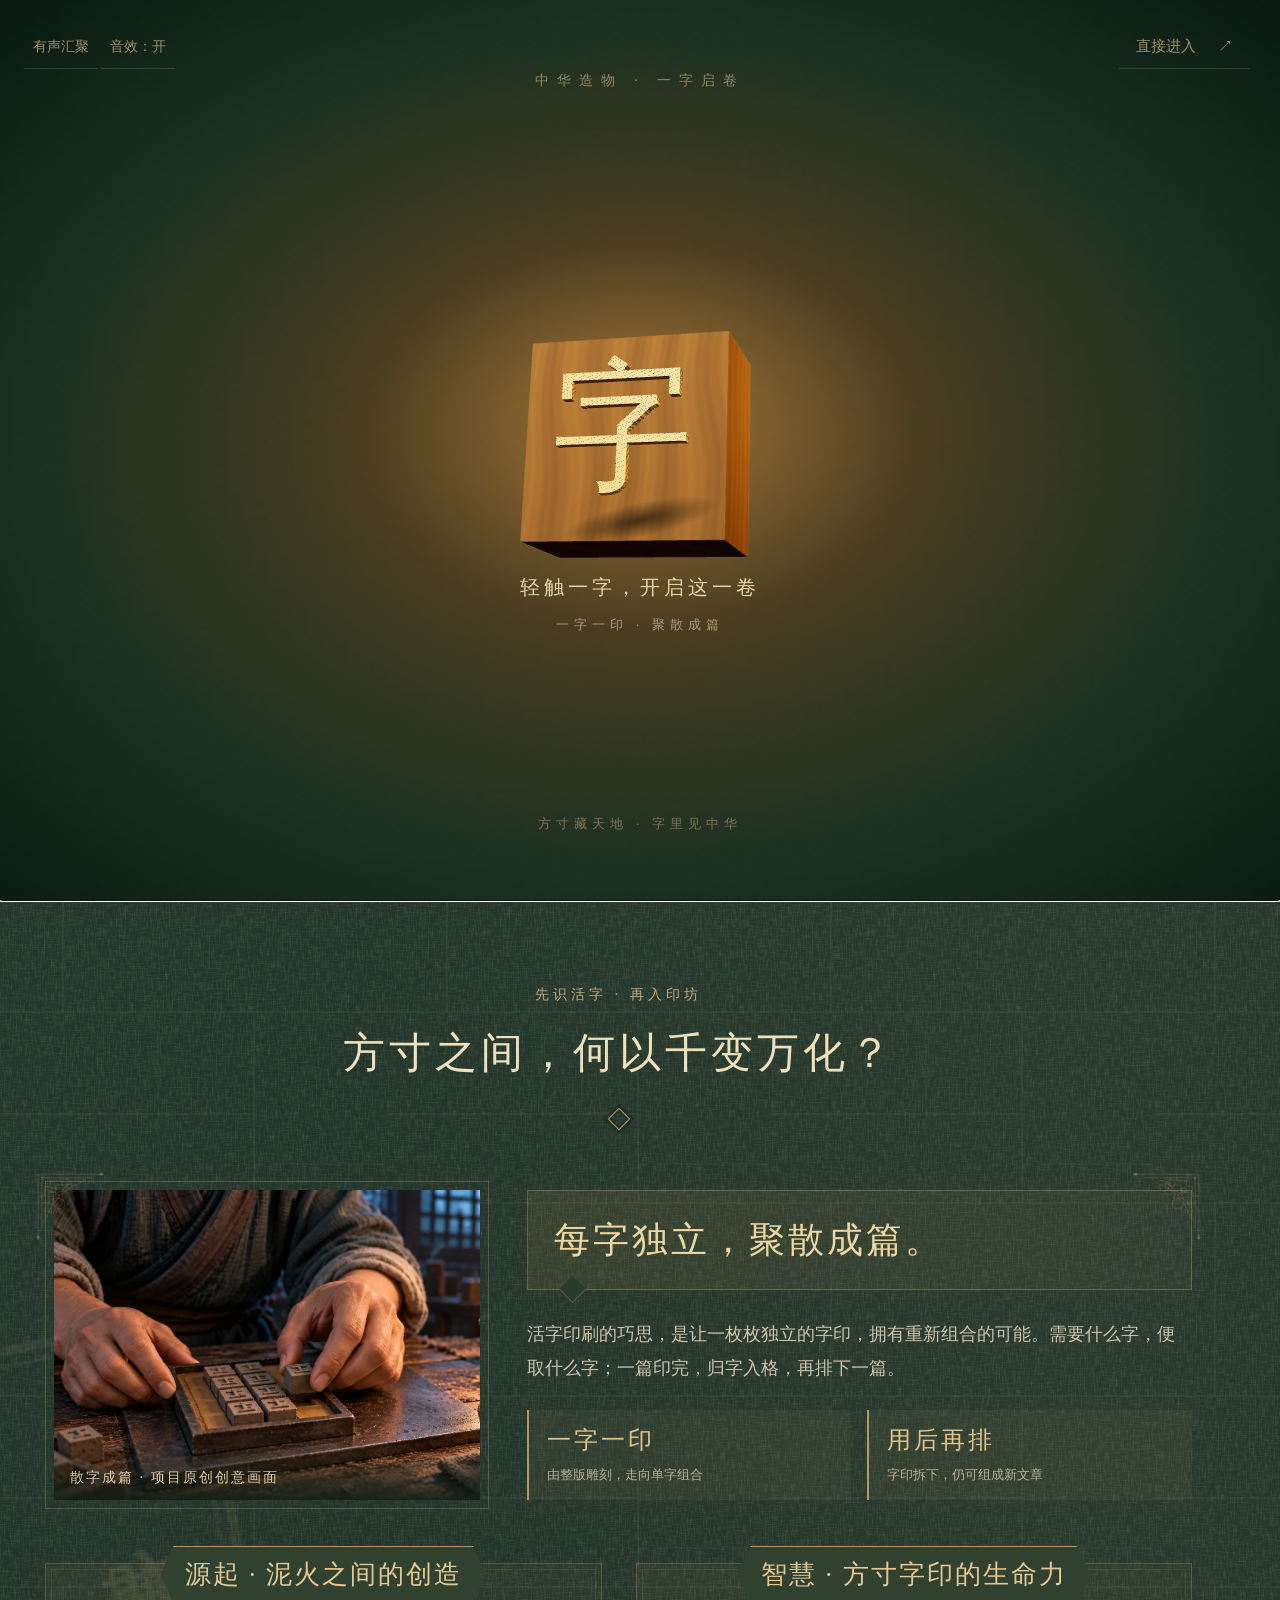
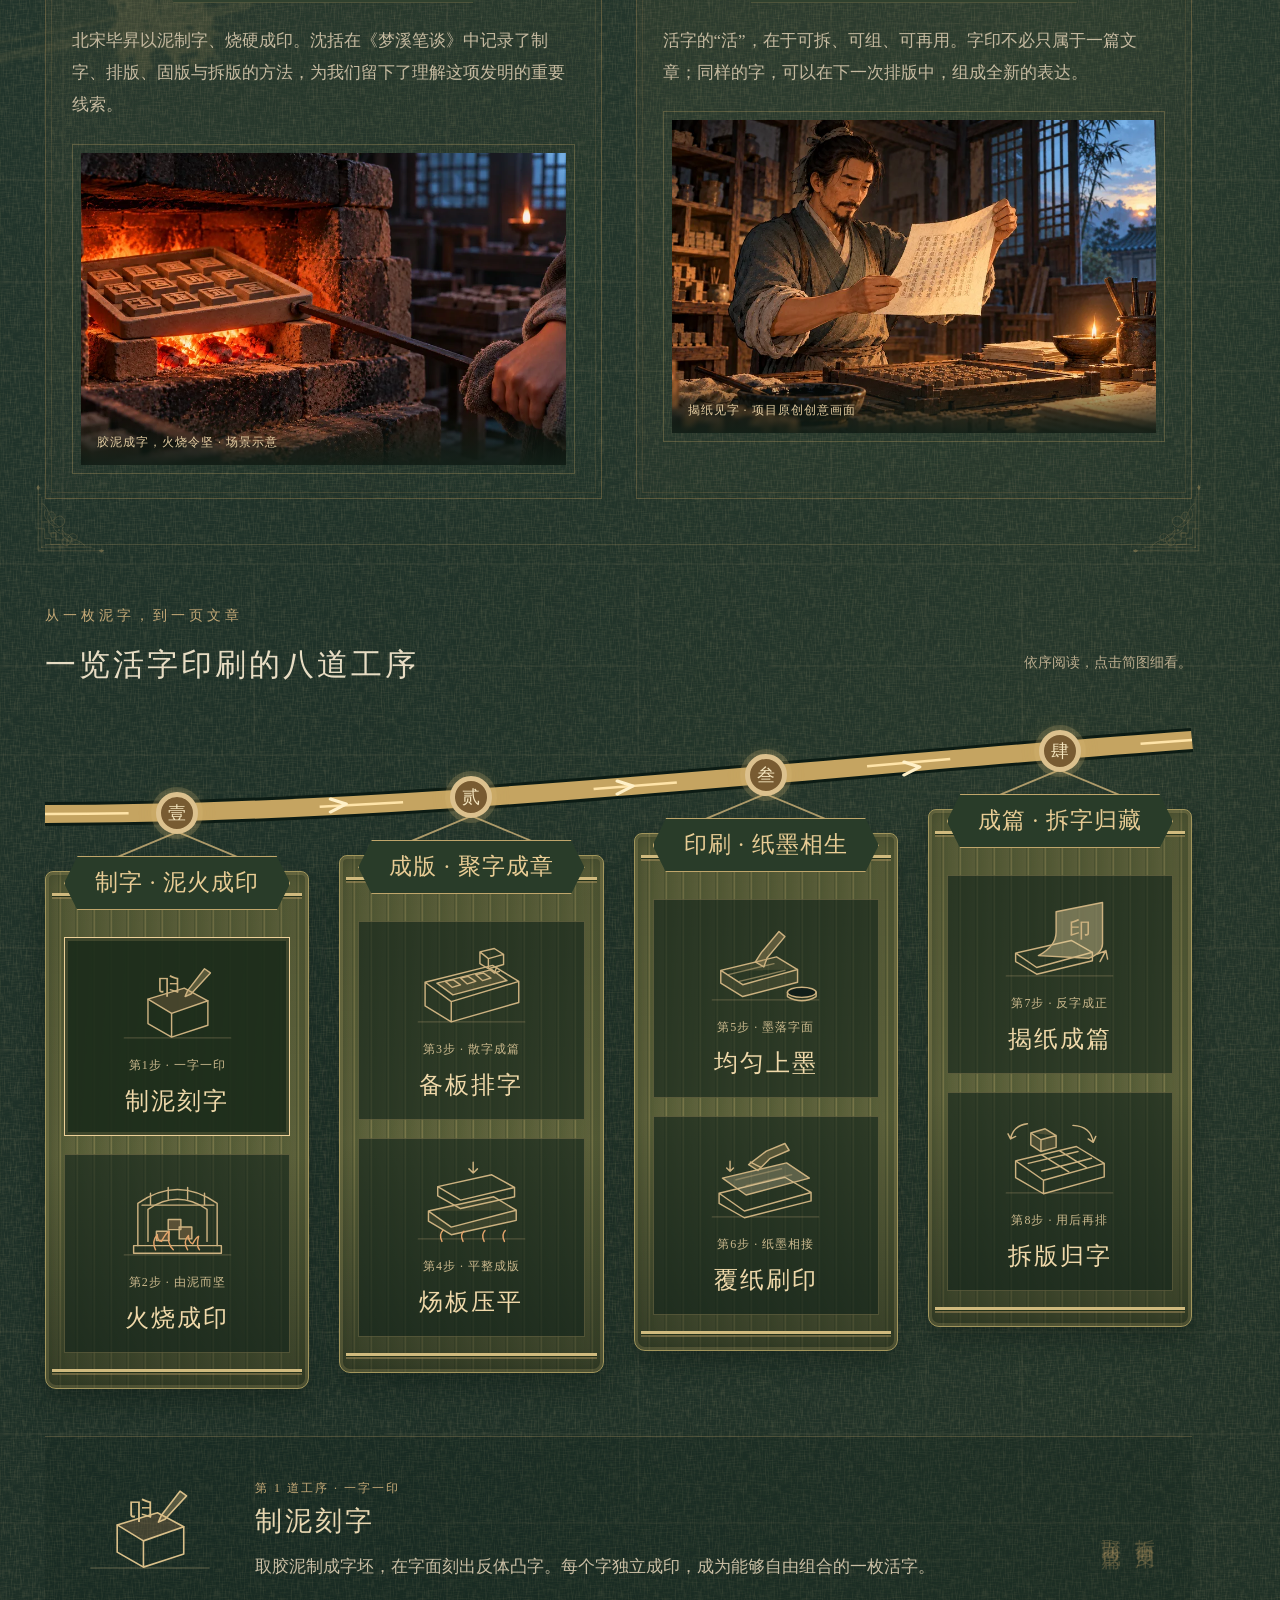
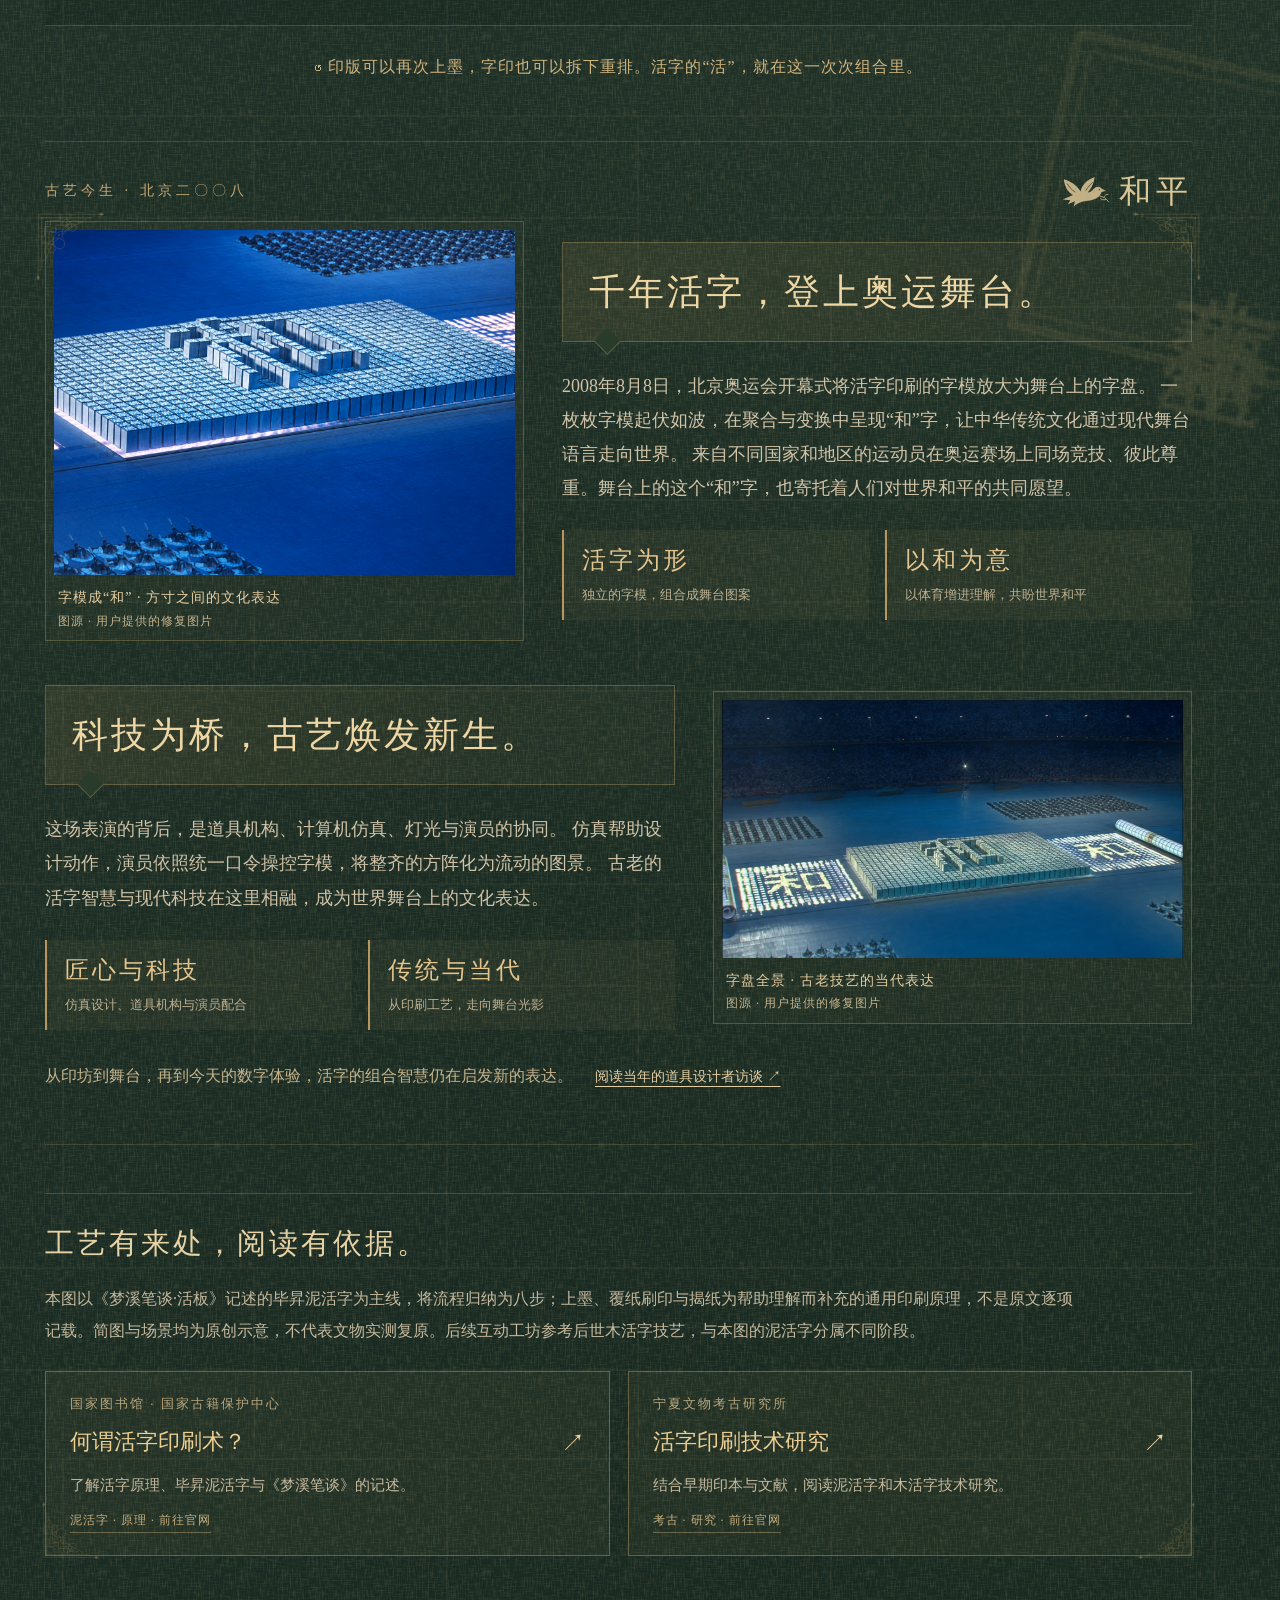
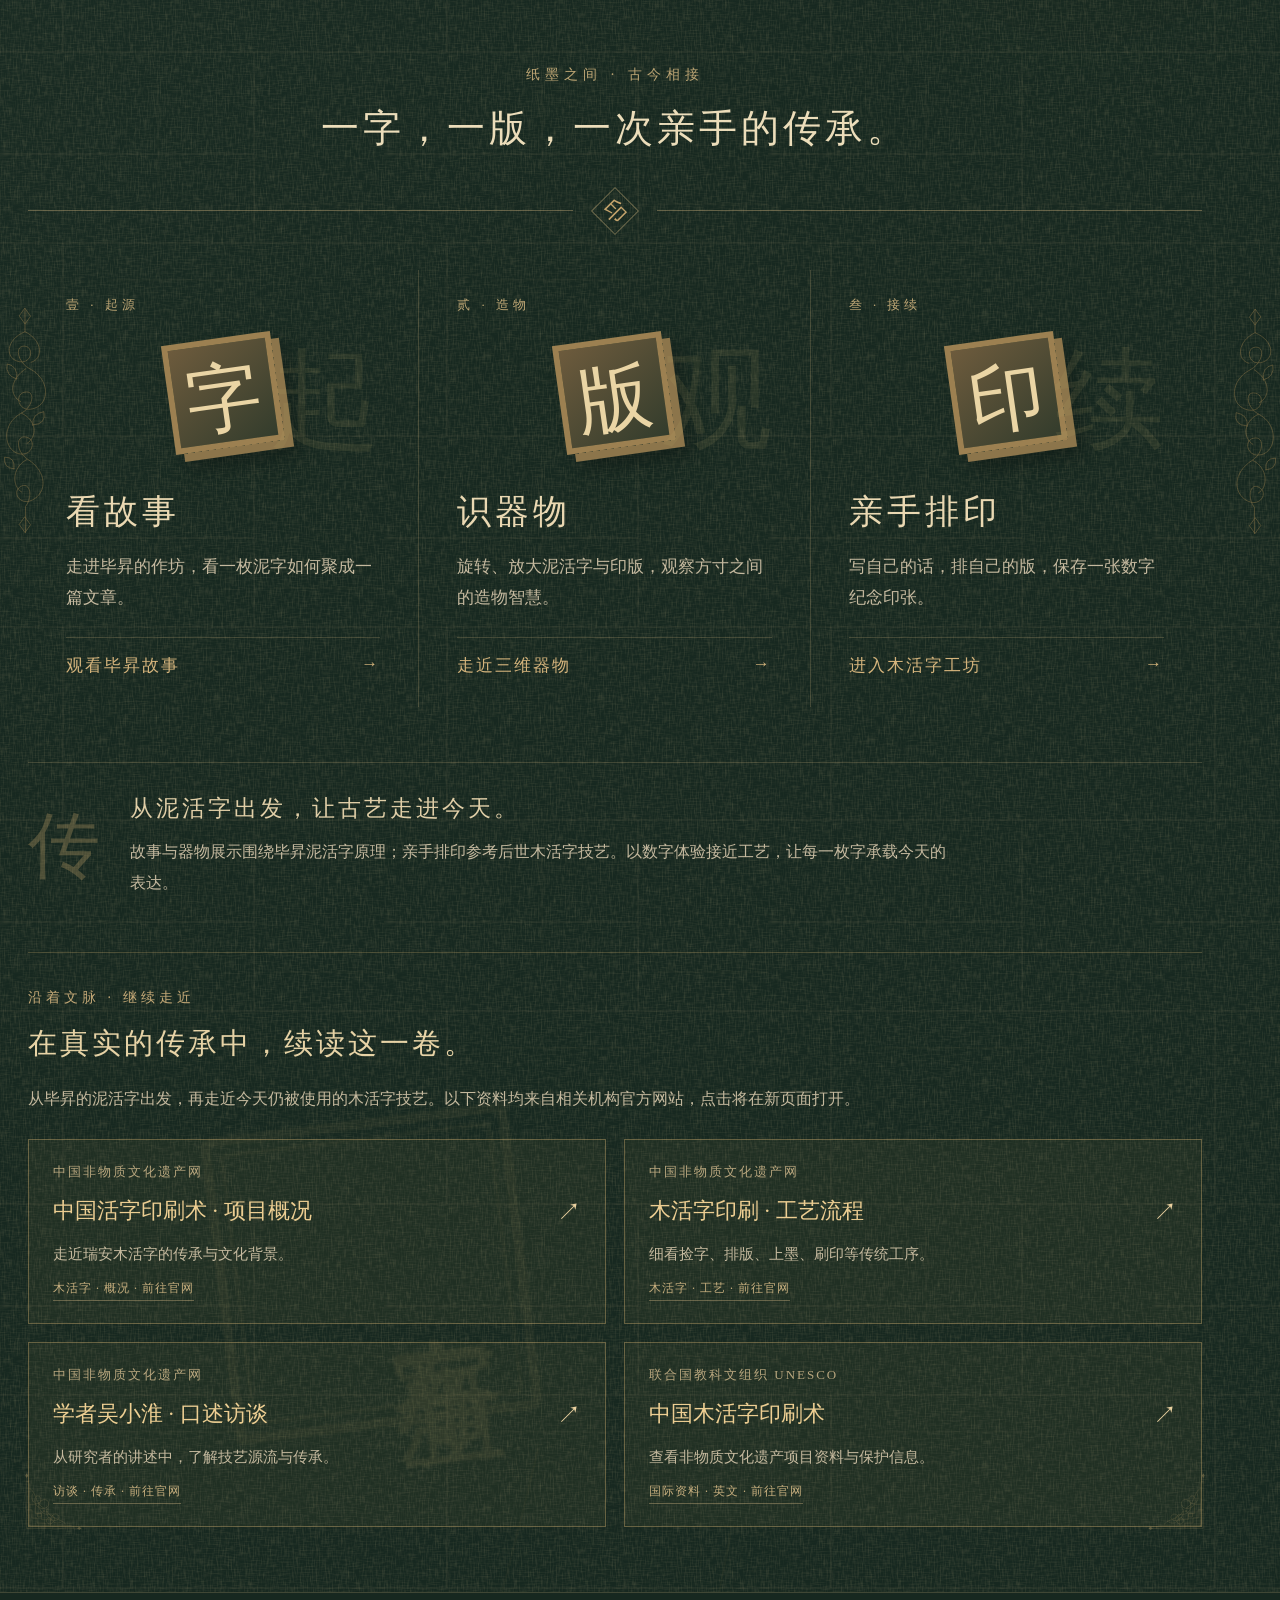
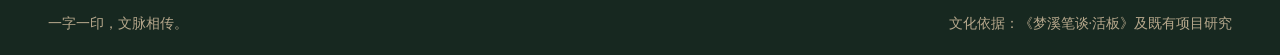
<file: index.html>
<!doctype html><html lang="zh-CN"><head><meta charset="UTF-8"/><meta name="viewport" content="width=device-width, initial-scale=1"/><title>字有新生 · 活字印刷术数字体验</title>  <script type="module" crossorigin src="/assets/index-uUbIcDnj.js"></script>
  <link rel="stylesheet" crossorigin href="/assets/index-okTBujzG.css">
</head><body><div id="root"></div></body></html>
</file>
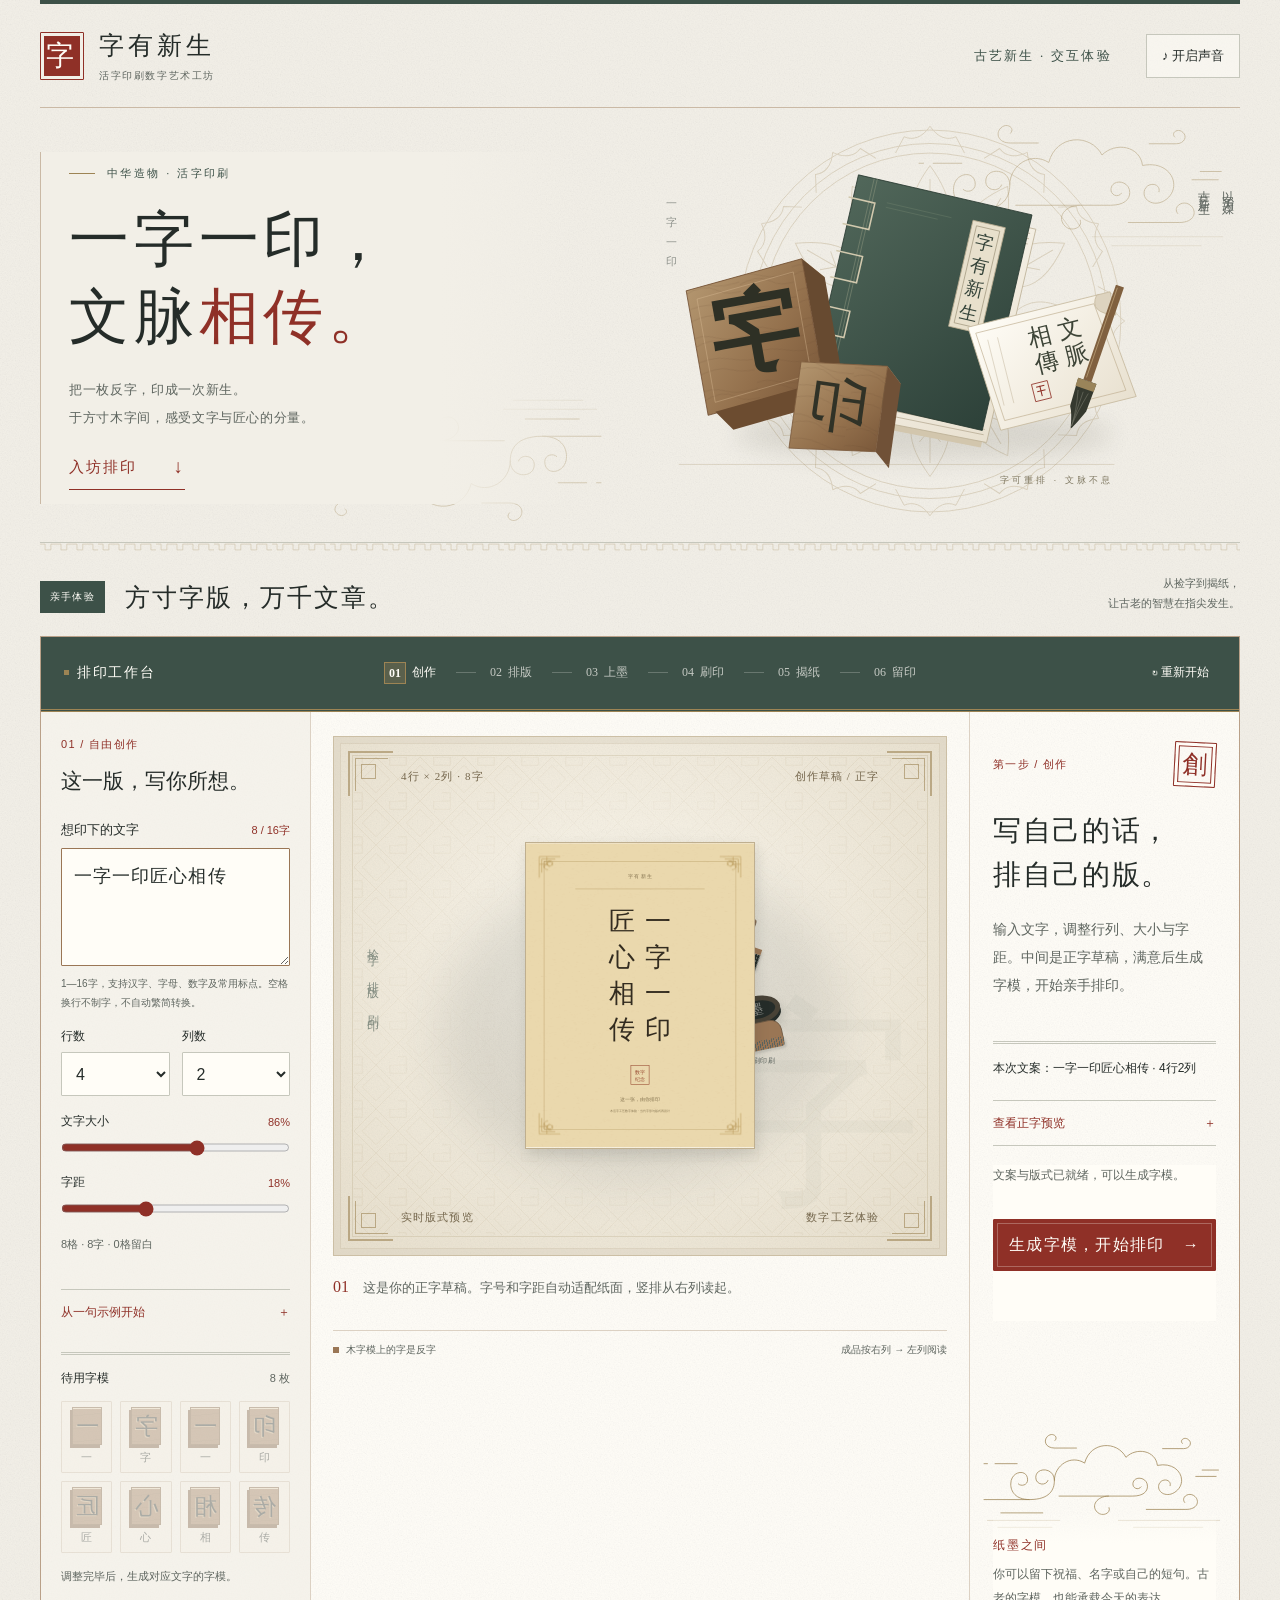
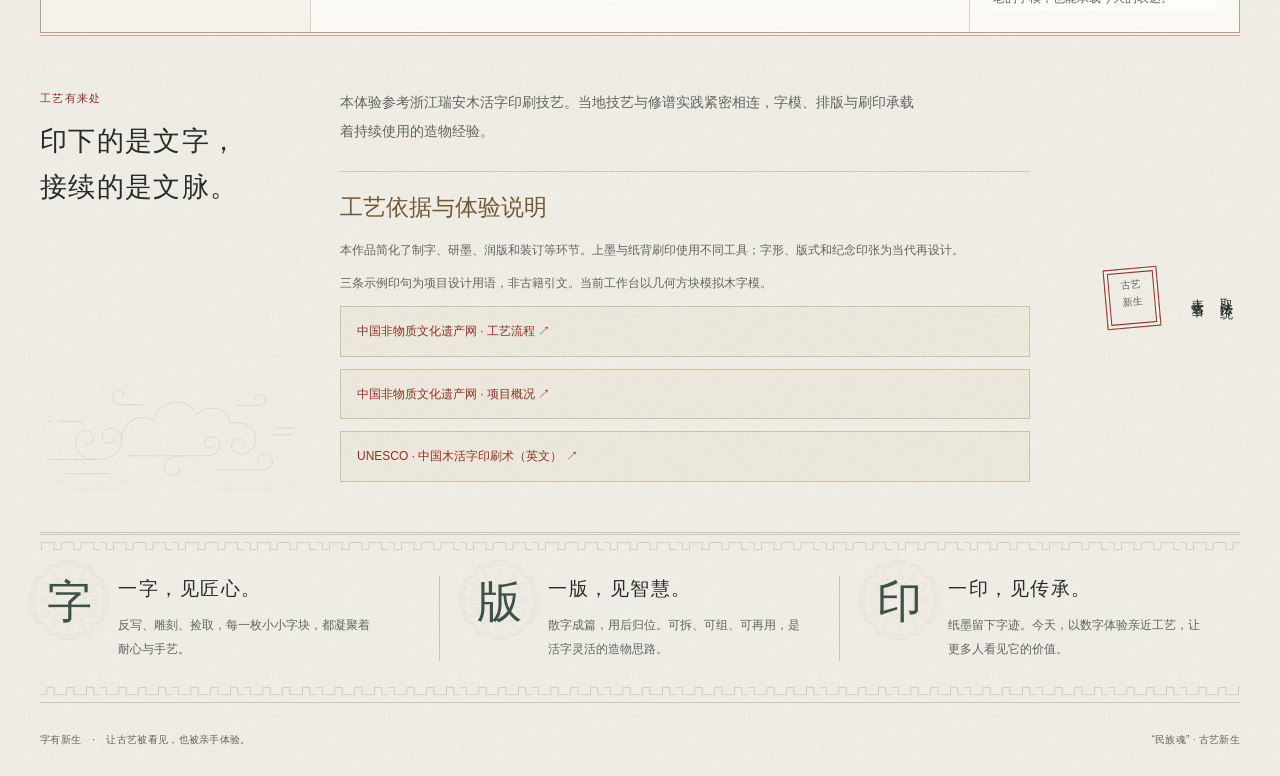
<file: workshop/index.html>
<!doctype html>
<html lang="zh-CN">
<head>
  <meta charset="UTF-8">
  <meta name="viewport" content="width=device-width,initial-scale=1">
  <meta name="theme-color" content="#F2EFE7">
  <meta name="description" content="从一枚反字，到一张由你排印的作品。体验选字、排版、上墨和刷印，保存你的数字纪念印张。">
  <title>字有新生 · 活字印刷工坊</title>
  <link rel="icon" type="image/svg+xml" href="./mark.svg">
  <link rel="stylesheet" href="./styles.css">
  <link rel="stylesheet" href="./culture.css">
  <link rel="stylesheet" href="./creation.css">
</head>
<body class="culture-edition free-workshop">
  <a class="skip-link" href="#workshop">跳到排印工作台</a>
  <header class="masthead wrap">
    <a class="wordmark" href="./" aria-label="字有新生首页"><span class="brand-mark" aria-hidden="true">字</span><span>字有新生<small>活字印刷数字艺术工坊</small></span></a>
    <div class="header-tools"><span class="edition-label">古艺新生 · 交互体验</span><button id="sound-toggle" class="text-button" aria-pressed="false"><span aria-hidden="true">♪</span> 开启声音</button></div>
  </header>
  <main class="wrap">
    <section class="intro" aria-labelledby="main-title">
      <span class="intro-cloud intro-cloud-left" aria-hidden="true"></span><span class="intro-cloud intro-cloud-right" aria-hidden="true"></span>
      <div class="intro-text"><p class="eyebrow"><span class="eyebrow-line" aria-hidden="true"></span> 中华造物 · 活字印刷</p><h1 id="main-title">一字一印，<br>文脉<span>相传。</span></h1><p class="intro-copy">把一枚反字，印成一次新生。<br>于方寸木字间，感受文字与匠心的分量。</p><a class="intro-link" href="#workshop">入坊排印 <span aria-hidden="true">↓</span></a></div>
      <div class="intro-art"><img src="./type-still-life.svg" width="760" height="480" alt="木活字、线装书、毛笔和印张组成的原创工艺插画"><span class="art-note" aria-hidden="true">以字为媒<br>古艺新生</span></div>
    </section>
    <div class="workshop-heading"><div><span class="section-label">亲手体验</span><h2>方寸字版，万千文章。</h2></div><p>从捡字到揭纸，<span>让古老的智慧在指尖发生。</span></p></div>
    <section id="workshop" class="workshop" aria-label="排印工作台">
      <div class="workshop-bar"><span class="workshop-caption"><i aria-hidden="true"></i> 排印工作台</span><ol id="steps" class="steps" aria-label="制作进度"></ol><button id="reset" class="text-button reset-button">↻ <span>重新开始</span></button></div>
      <div class="workspace">
        <aside class="left-panel" aria-labelledby="phrase-heading">
          <div class="editor-heading"><div class="section-label">01 / 自由创作</div><h2 id="phrase-heading">这一版，写你所想。</h2></div>
          <form id="creation-form" class="creation-editor" novalidate>
            <label for="text-input">想印下的文字 <span id="text-count">8 / 16字</span></label>
            <textarea id="text-input" rows="3" aria-describedby="text-help draft-status" spellcheck="false">一字一印匠心相传</textarea>
            <p id="text-help" class="field-help">1—16字，支持汉字、字母、数字及常用标点。空格换行不制字，不自动繁简转换。</p>
            <div class="layout-fields"><label for="rows">行数<select id="rows"><option>1</option><option>2</option><option>3</option><option selected>4</option><option>5</option><option>6</option><option>7</option><option>8</option></select></label><label for="cols">列数<select id="cols"><option>1</option><option selected>2</option><option>3</option><option>4</option></select></label></div>
            <label class="slider-label" for="font-scale">文字大小 <output id="font-value" for="font-scale">86%</output></label><input id="font-scale" type="range" min="65" max="100" value="86" step="1">
            <label class="slider-label" for="letter-gap">字距 <output id="gap-value" for="letter-gap">18%</output></label><input id="letter-gap" type="range" min="0" max="50" value="18" step="1">
            <p id="draft-status" class="draft-status" role="status" aria-live="polite">版面8格，文字8字。</p>
          </form>
          <details id="examples" class="example-picker"><summary>从一句示例开始 <span aria-hidden="true">＋</span></summary><div id="phrases" class="phrase-list"></div></details>
          <div class="glyph-heading"><h3>待用字模</h3><span id="available-count">8 枚</span></div>
          <div id="glyphs" class="glyph-shelf" aria-label="待用字模，选字后点击版面位置"></div>
          <p id="shelf-hint" class="shelf-hint">开始排印后，就能捡起这些字。</p>
        </aside>
        <div class="stage-column">
          <div id="scene" class="scene" data-stage="select" data-busy="false" aria-label="木活字工作台">
            <span class="scene-pattern" aria-hidden="true"></span><span class="scene-corner scene-corner-tl" aria-hidden="true"></span><span class="scene-corner scene-corner-tr" aria-hidden="true"></span><span class="scene-corner scene-corner-bl" aria-hidden="true"></span><span class="scene-corner scene-corner-br" aria-hidden="true"></span>
            <div class="scene-topline"><span id="plate-summary">一版 · 自由创作</span><span id="view-label">创作草稿 / 正字</span></div>
            <span class="scene-side-label" aria-hidden="true">捡字 · 排版 · 刷印</span>
            <div class="table-shadow" aria-hidden="true"></div>
            <div id="tray" class="tray"><div class="wedge wedge-left" aria-hidden="true"></div><div id="slots" class="slots" aria-label="印版，左列为第1到4位，右列为第5到8位"></div><div class="wedge wedge-right" aria-hidden="true"></div></div>
            <div class="ink-dish" aria-hidden="true"><span>墨</span></div>
            <div id="ink-brush" class="brush ink-brush" aria-hidden="true"><i></i><b></b><em>墨刷</em></div>
            <div id="rubbing-brush" class="brush rubbing-brush" aria-hidden="true"><i></i><b></b><em>刷印刷</em></div>
            <div id="paper" class="paper" aria-hidden="true"><div class="paper-back"></div><div class="paper-front"><div id="paper-words" class="free-print"></div></div></div>
            <div class="scene-bottomline"><span id="scene-state">工具已就位，等你开始</span><span class="angle-tag">数字工艺体验</span></div>
          </div>
          <div class="scene-caption"><span class="caption-number" id="caption-number">01</span><p id="caption">先选一句喜欢的文字，再开始你的第一次排印。</p></div>
          <div class="plate-legend"><span><i class="legend-square"></i> 木字模上的字是反字</span><span>成品按右列 → 左列阅读</span></div>
        </div>
        <aside class="instruction-panel" aria-labelledby="stage-title">
          <div class="instruction-top"><span id="stage-index" class="section-label">第一步 / 选句</span><span id="stage-symbol" class="stage-symbol" aria-hidden="true">選</span></div>
          <h2 id="stage-title">写自己的话，<br>排自己的版。</h2>
          <p id="instruction" class="instruction-copy">输入文字，调整行列、大小与字距。中间是正字草稿，满意后生成字模，开始亲手排印。</p>
          <div id="selection-note" class="selection-note">本次印句：一字一印，匠心相传</div>
          <details id="proof-panel" class="proof-panel"><summary>查看正字预览 <span aria-hidden="true">＋</span></summary><div id="proof"></div><p id="proof-note">竖排右列先读；留空格位也会保留。请确认设备字体能显示所选文字。</p></details>
          <div class="actions"><p id="feedback" class="feedback" role="status" aria-live="polite" aria-atomic="true">工作台准备好了。</p><button id="primary" class="primary-button">生成字模，开始排印 <span aria-hidden="true">→</span></button><div class="secondary-actions"><button id="undo" class="secondary-button" hidden>撤销一枚</button><button id="clear" class="secondary-button" hidden>清空排版</button></div><button id="edit" class="text-button again-button" hidden>返回修改文案与版式</button><button id="again" class="text-button again-button" hidden>重新创作 ↗</button></div>
          <div class="craft-note"><span class="note-title">纸墨之间</span><p id="culture-note">活字的智慧，在于每个字都能独立组合，用过之后，还能归位重排。</p></div>
        </aside>
      </div>
    </section>
    <section class="context-row" aria-label="工艺说明">
      <div class="context-title"><span class="section-label">工艺有来处</span><h2>印下的是文字，<br>接续的是文脉。</h2></div>
      <div class="context-copy"><p>本体验参考浙江瑞安木活字印刷技艺。当地技艺与修谱实践紧密相连，字模、排版与刷印承载着持续使用的造物经验。</p><section class="visible-craft-sources"><h3>工艺依据与体验说明</h3><div class="source-content"><p>本作品简化了制字、研墨、润版和装订等环节。上墨与纸背刷印使用不同工具；字形、版式和纪念印张为当代再设计。</p><p>三条示例印句为项目设计用语，非古籍引文。当前工作台以几何方块模拟木字模。</p><a href="https://www.ihchina.cn/printing_technological.html" target="_blank" rel="noopener noreferrer">中国非物质文化遗产网 · 工艺流程 ↗</a><a href="https://www.ihchina.cn/printing_overview.html" target="_blank" rel="noopener noreferrer">中国非物质文化遗产网 · 项目概况 ↗</a><a href="https://ich.unesco.org/en/USL/wooden-movable-type-printing-of-china-00322" target="_blank" rel="noopener noreferrer">UNESCO · 中国木活字印刷术（英文） ↗</a></div></section></div>
      <div class="context-facts"><span class="context-seal" aria-hidden="true">古艺<br>新生</span><p>取法传统<br>表达当下</p></div>
    </section>
    <section class="culture-values" aria-label="活字的三重智慧">
      <article><span class="value-character" aria-hidden="true">字</span><div><h3>一字，见匠心。</h3><p>反写、雕刻、捡取，每一枚小小字块，都凝聚着耐心与手艺。</p></div></article>
      <article><span class="value-character" aria-hidden="true">版</span><div><h3>一版，见智慧。</h3><p>散字成篇，用后归位。可拆、可组、可再用，是活字灵活的造物思路。</p></div></article>
      <article><span class="value-character" aria-hidden="true">印</span><div><h3>一印，见传承。</h3><p>纸墨留下字迹。今天，以数字体验亲近工艺，让更多人看见它的价值。</p></div></article>
    </section>
  </main>
  <footer class="wrap footer"><span>字有新生 <span class="footer-dot">·</span> 让古艺被看见，也被亲手体验。</span><span>“民族魂” · 古艺新生</span></footer>
  <noscript><p class="noscript">请启用浏览器 JavaScript，以体验排版、印刷和印张保存。</p></noscript>
  <script type="module">import {mountWorkshop} from "./app.mjs"; mountWorkshop();</script>
</body>
</html>
</file>
<file: assets/index-okTBujzG.css>
.paper-transition{z-index:1100;pointer-events:auto;position:fixed;inset:0;overflow:hidden}.paper-transition-status{clip-path:inset(50%);width:1px;height:1px;position:absolute;overflow:hidden}.paper-transition-shade{background:#111b17;animation:.8s both paper-shade;position:absolute;inset:0}.paper-transition-sheet{color:#3c3327;background:#e5d9bd url(/workshop/paper-grain.svg) 0 0/420px;border-block:2px solid #a88851;place-items:center;animation:.8s cubic-bezier(.65,0,.35,1) both paper-cover;display:grid;position:absolute;inset:-2px;box-shadow:0 0 50px #0007}.paper-transition-frame{border:1px solid #a58a5450;position:absolute;inset:32px}.paper-transition-frame:after{content:"";border:1px solid #a58a5428;position:absolute;inset:6px}.paper-transition-title{align-items:center;gap:22px;animation:.8s both paper-ink;display:flex}.paper-transition-title>span{letter-spacing:10px;font:clamp(38px,6vw,72px)/1.4 HeritageDisplay,KaiTi,serif}.paper-transition-title i{color:#f5dfb7;letter-spacing:2px;background:#843c2e;border:1px solid #a66c4d;padding:6px 4px;font:16px/1.1 KaiTi,serif}.paper-transition-sheet>p{letter-spacing:4px;color:#8c7756;margin:0;font:14px/1.5 KaiTi,serif;position:absolute;bottom:12%}.story-leaving .hero-actions button[aria-label=开启毕昇的故事]{animation:.32s ease-out both print-entry-press}@keyframes paper-cover{0%{transform:translateY(-103%)rotate(-1deg)}40%,55%{transform:translateY(0)rotate(0)}to{transform:translateY(103%)rotate(.5deg)}}@keyframes paper-shade{0%{opacity:0}30%,55%{opacity:.24}to{opacity:0}}@keyframes paper-ink{0%,25%{opacity:0}45%,65%{opacity:1}to{opacity:.35}}@keyframes print-entry-press{50%{transform:translateY(2px);box-shadow:0 0 0 3px #d2b47660}}@media (width<=600px){.paper-transition-frame{inset:18px}.paper-transition-title{gap:14px}.paper-transition-title>span{letter-spacing:5px}.paper-transition-title i{font-size:13px}}@media (prefers-reduced-motion:reduce){.paper-transition *{animation:none!important}}.app-shell{display:contents}.opening-three-scene{z-index:0;position:absolute;inset:0}.opening-three-scene canvas{width:100%;height:100%;display:block}.opening-intro{z-index:1000;isolation:isolate;color:#e9d5a6;background:#030403;font-family:STKaiti,KaiTi,serif;position:fixed;inset:0;overflow:hidden}.opening-grid{z-index:-2;opacity:.24;background:url(/workshop/paper-grain.svg) 0 0/420px,linear-gradient(#c9a66b13 1px,#0000 1px) 0 0/70px 70px,linear-gradient(90deg,#c9a66b13 1px,#0000 1px) 0 0/70px 70px;position:absolute;inset:0}.opening-halo{z-index:-1;background:radial-gradient(at 50% 47%,#98702d12,#0000 42%);position:absolute;inset:0}.opening-gold-gather{pointer-events:none;z-index:0;width:100%;height:100%;position:absolute;inset:0}.opening-kicker{text-align:center;letter-spacing:8px;color:#bba374;z-index:3;width:100%;margin:0;font-size:14px;animation:2.2s both opening-copy-arrive;position:absolute;top:max(8vh,40px)}.opening-invitation{text-align:center;z-index:2;width:min(90%,440px);animation:2s both opening-form-arrive;position:absolute;top:50%;left:50%;transform:translate(-50%,-45%)}.opening-trigger{cursor:pointer;perspective:850px;background:0 0;border:0;border-radius:0;place-items:center;width:232px;height:234px;margin:0 auto 40px;padding:0;display:grid;position:relative}.opening-intro .opening-trigger,.opening-intro .opening-trigger:hover,.opening-intro .opening-trigger:active,.opening-intro .opening-trigger:focus{appearance:none;box-shadow:none;-webkit-tap-highlight-color:transparent;background:0 0}.opening-trigger:after{content:"";z-index:-1;background:radial-gradient(#0009,#0000 70%);width:160px;height:35px;position:absolute;bottom:-4px;transform:rotate(-12deg)}.opening-trigger>.opening-type-block{font-size:170px;animation:2s both opening-materialize,5s ease-in-out 2s infinite opening-block-breathe;transform:rotateX(-20deg)rotateY(-28deg)rotate(-5deg)}.opening-intro .opening-trigger:focus-visible{outline:none}.opening-trigger:focus-visible:before{content:"";background:#e2bd73;width:65px;height:2px;position:absolute;bottom:-10px;box-shadow:0 0 12px #e2bd7380}.opening-trigger:hover>.opening-type-block{animation-play-state:paused}.opening-intro button:focus-visible{outline-offset:8px;outline:3px solid #f0d59e}.opening-invitation p{letter-spacing:4px;margin:0 0 14px;font-size:20px;animation:2.5s both opening-copy-arrive}.opening-invitation small{letter-spacing:5px;color:#ad9b76;font-size:13px;animation:2.8s both opening-copy-arrive}.opening-orbits{pointer-events:none;perspective:900px;position:absolute;inset:0}.opening-orbits i{aspect-ratio:1;border:1px solid #c2a36828;border-radius:50%;width:min(65vw,780px);position:absolute;top:50%;left:50%;transform:translate(-50%,-50%)rotateX(65deg)rotate(-30deg)}.opening-orbits i:nth-child(2){opacity:.6;border-style:dashed;width:min(75vw,950px);transform:translate(-50%,-50%)rotateY(65deg)rotate(25deg)}.opening-orbits i:nth-child(3){opacity:.4;width:min(48vw,620px);transform:translate(-50%,-50%)rotateX(-48deg)rotateY(25deg)}.opening-space{perspective:950px;pointer-events:none;z-index:2;position:absolute;inset:0}.opening-glyph{opacity:0;perspective:950px;width:1em;height:1em;margin-top:-.5em;margin-left:-.5em;font-family:HeritageDisplay,STKaiti,KaiTi,serif;line-height:1;position:absolute;top:50%;left:50%}.opening-final{white-space:nowrap;opacity:0;letter-spacing:8px;z-index:3;font:clamp(50px,7vw,108px)/1.2 HeritageDisplay,STKaiti,KaiTi,serif;position:absolute;top:50%;left:50%;transform:translate(-50%,-50%)}.opening-final i{letter-spacing:2px;color:#eac9a0;background:#873b2b;border:1px solid #b57350;padding:9px 5px;font:18px/1.2 STKaiti,KaiTi,serif;position:absolute;top:10%;left:calc(100% + 20px)}.opening-skip{right:max(30px,env(safe-area-inset-right));top:max(25px,env(safe-area-inset-top));color:#a48d60;cursor:pointer;z-index:4;background:0 0;border:0;border-bottom:1px solid #bda16b40;align-items:center;gap:22px;min-height:44px;padding:10px 17px;font:15px STKaiti,KaiTi,serif;display:flex;position:absolute}.opening-skip:hover{color:#fff0ca;background:#6b522e}.opening-sound-controls{top:max(25px,env(safe-area-inset-top));left:max(24px,env(safe-area-inset-left));z-index:4;flex-wrap:wrap;gap:3px;max-width:calc(100% - 145px);display:flex;position:absolute}.opening-sound{color:#a48d60;cursor:pointer;white-space:nowrap;background:0 0;border:0;border-bottom:1px solid #bda16b40;min-height:44px;padding:8px 9px;font:14px STKaiti,KaiTi,serif}.opening-sound[aria-disabled=true]{cursor:default}.opening-sound:hover{color:#fff0ca;background:#6b522e}.opening-foot{text-align:center;letter-spacing:5px;color:#a18d66;width:100%;font-size:13px;position:absolute;bottom:max(6vh,25px)}.is-playing .opening-invitation{opacity:0;visibility:hidden;pointer-events:none}.is-playing .opening-gold-gather{visibility:hidden}.is-playing .opening-trigger>.opening-type-block{animation-play-state:paused}.is-playing .opening-orbits{animation:2.8s ease-in-out both opening-orbit}.is-playing .opening-kicker,.is-playing .opening-foot{opacity:.35;transition:opacity .3s}@keyframes opening-block-breathe{50%{transform:translateY(-7px)rotateX(-16deg)rotateY(-22deg)rotate(-3deg)}}@keyframes opening-form-arrive{0%,30%{opacity:0}65%{opacity:.2}to{opacity:1}}@keyframes opening-copy-arrive{0%,75%{opacity:0}to{opacity:1}}@keyframes opening-materialize{0%,30%{transform:rotateX(-32deg)rotateY(22deg)rotate(-8deg)scale(.8)}to{transform:rotateX(-20deg)rotateY(-28deg)rotate(-5deg)scale(1)}}@keyframes opening-orbit{0%{opacity:.5;transform:scale(.4)rotate(-20deg)}45%{opacity:1;transform:scale(1.25)rotate(45deg)}to{opacity:0;transform:scale(1.6)rotate(90deg)}}@media (width<=600px){.opening-kicker{letter-spacing:5px;font-size:12px;top:18%}.opening-trigger{width:182px;height:190px;margin-bottom:30px}.opening-trigger>.opening-type-block{font-size:132px}.opening-invitation p{letter-spacing:2px;font-size:17px}.opening-orbits i{width:110vw}.opening-orbits i:nth-child(2){width:140vw}.opening-orbits i:nth-child(3){width:85vw}.opening-skip{right:max(18px,env(safe-area-inset-right));top:max(18px,env(safe-area-inset-top));gap:12px;font-size:14px}.opening-final{letter-spacing:3px;font-size:clamp(42px,13vw,70px)}.opening-final i{padding:5px 3px;font-size:12px;left:calc(100% + 8px)}.opening-foot{letter-spacing:3px;font-size:11px}}@media (prefers-reduced-motion:reduce){.opening-intro *{transition:none!important;animation:none!important}}@media (height<=500px){.opening-sound-controls{top:auto;bottom:8px;left:12px}.opening-kicker{letter-spacing:3px;width:auto;font-size:11px;top:24px;left:24px}.opening-trigger{width:118px;height:126px;margin-bottom:15px}.opening-trigger>.opening-type-block{font-size:88px}.opening-invitation p{margin-bottom:8px;font-size:15px}.opening-invitation small{font-size:11px}.opening-foot{font-size:10px;bottom:12px}}.opening-intro .opening-invitation{opacity:0;visibility:hidden;animation:none}.opening-intro .opening-kicker,.opening-intro .opening-foot{opacity:0;transition:opacity 1.2s;animation:none}.opening-intro.is-formed .opening-invitation{opacity:1;visibility:visible}.opening-intro.is-formed .opening-kicker,.opening-intro.is-formed .opening-foot{opacity:.75}.opening-intro .opening-invitation p,.opening-intro .opening-invitation small{animation:none}.opening-intro.is-playing .opening-invitation{opacity:0;visibility:hidden}:root{--paper:#f2efe7;--ink:#252c29;--muted:#5e655f;--line:#c6c7bc;--red:#8f3027;--focus:#205f59;color:var(--ink);background:var(--paper);font-synthesis:none;font-family:Microsoft YaHei,sans-serif}*{box-sizing:border-box}body{margin:0}button,a{-webkit-tap-highlight-color:transparent}button{font:inherit;color:inherit;cursor:pointer;border:1px solid var(--line);background:0 0;min-height:44px;padding:10px 16px}button:hover{background:#e3e0d4}a{color:inherit}button:focus-visible,a:focus-visible,canvas:focus-visible{outline:3px solid var(--focus);outline-offset:4px}header{border-bottom:1px solid var(--line);justify-content:space-between;align-items:center;max-width:1480px;margin:auto;padding:26px 48px;display:flex}.brand{letter-spacing:3px;align-items:center;gap:14px;font:24px SimSun,serif;text-decoration:none;display:flex}.brand small{letter-spacing:2px;color:var(--muted);margin-top:6px;font:11px Microsoft YaHei,sans-serif;display:block}.seal{border:2px solid var(--red);color:var(--red);padding:8px;font:30px KaiTi,serif}.edition,.eyebrow{letter-spacing:3px;color:var(--muted);font-size:12px}main{max-width:1480px;margin:auto;padding:36px 48px}.intro{justify-content:space-between;align-items:center;gap:24px;margin-bottom:28px;display:flex}.intro h1{letter-spacing:3px;margin:12px 0;font:clamp(28px,3.3vw,50px)/1.3 SimSun,serif}.intro p{color:var(--muted)}.quiet{border:0;border-bottom:1px solid var(--line);white-space:nowrap}.gallery{border-top:1px solid var(--line);border-bottom:1px solid var(--line);grid-template-columns:minmax(0,1fr) 310px;min-height:550px;display:grid}.viewport{background:#e8e4d8;min-width:0;position:relative}.stage{height:570px;position:relative}.stage canvas{touch-action:none;width:100%;height:100%;display:block}.stage-tag{color:#5e655f;letter-spacing:2px;pointer-events:none;font-size:12px;position:absolute;top:22px;left:24px}.tools{background:#f2efe7e8;display:flex;position:absolute;bottom:58px;left:24px}.tools button{border-right:0}.tools button:last-child{border-right:1px solid var(--line)}.hint{color:var(--muted);pointer-events:none;font-size:12px;position:absolute;bottom:12px;left:24px}aside{background:#fffdf7;padding:26px 26px 24px}.tabs{flex-wrap:wrap;gap:8px;display:flex}.tabs button{padding:8px 12px;font-size:13px}.tabs [aria-pressed=true]{background:var(--ink);border-color:var(--ink);color:var(--paper)}.exhibit-copy{min-height:240px;padding:30px 0 20px}.label{letter-spacing:4px;color:var(--red);font:15px SimSun,serif}h2{margin:13px 0;font:32px SimSun,serif}.exhibit-copy p{color:var(--muted);margin-bottom:0;font-size:14px;line-height:1.95}.next{border-top:1px solid var(--line);padding-top:22px}.next>span{letter-spacing:2px;font-size:12px}.primary{background:var(--red);color:#fffdf7;text-align:center;margin:14px 0;padding:16px;font-size:15px;text-decoration:none;display:block}.next small{color:var(--muted);font-size:11px;line-height:1.8;display:block}.caption{color:var(--muted);font-size:12px;line-height:1.8}.player-wrap{background:#263831;max-width:1100px;margin:auto}.story .caption{text-align:center}.player-error,.stage-error{padding:40px;line-height:1.8}.stage-error{background:var(--paper);z-index:2;flex-direction:column;justify-content:center;align-items:center;display:flex;position:absolute;inset:0}.stage-error p{max-width:420px}footer{max-width:1480px;color:var(--muted);justify-content:space-between;gap:20px;margin:auto;padding:22px 48px;font-size:11px;display:flex}h1:focus{outline:none}@media (width<=850px){header,main,footer{padding-left:22px;padding-right:22px}.gallery{grid-template-columns:minmax(0,1fr)}.stage{height:440px}aside{padding:24px}.exhibit-copy{min-height:0;padding:24px 0}.intro{align-items:flex-start}.intro h1{font-size:30px}.edition{display:none}.quiet{padding:8px;font-size:12px}.intro{gap:12px}.stage-tag{font-size:10px}.hint{font-size:10px;left:15px}.tools{left:15px}footer{flex-direction:column}.next small{font-size:12px}}@media (width<=480px){main{padding-top:22px}.intro{flex-direction:column}.stage{height:370px}.brand{font-size:21px}.stage-tag{left:15px}.tabs button{flex:40%}.intro h1{font-size:28px}}@media (prefers-reduced-motion:reduce){*{scroll-behavior:auto!important}}@font-face{font-family:HeritageDisplay;src:local(STXingkai),local(华文行楷),local(STKaiti),local(KaiTi);font-display:swap}html{scroll-behavior:smooth;scroll-padding-top:110px}body{color:#30291f;background:#f0eade url(/workshop/paper-grain.svg) 0 0/420px}.site-header{z-index:10;-webkit-backdrop-filter:blur(12px);backdrop-filter:blur(12px);background:#f4f0e7ed;border-bottom:1px solid #c9b99c;max-width:none;padding:20px max(5vw,22px);position:sticky;top:0}.brand{font-family:HeritageDisplay,KaiTi,serif;font-size:28px}.brand small{letter-spacing:3px;font-size:10px}.seal{border-radius:2px;padding:7px;font-family:HeritageDisplay,KaiTi,serif;font-size:31px}.top-nav{gap:30px;display:flex}.top-nav a{letter-spacing:2px;border-bottom:2px solid #0000;padding:10px 0;font-size:14px;text-decoration:none}.top-nav a[aria-current=page]{color:#8f3027;border-color:#8f3027}.top-nav a:hover{color:#8f3027}#main.home-main{max-width:none;padding:0}.heritage-hero{color:#f5eedc;isolation:isolate;background:#29251f;height:calc(100svh - 105px);min-height:640px;max-height:900px;position:relative;overflow:hidden}.hero-image{z-index:-3;background:url(/art/carving.webp) 50% 58%/cover no-repeat;animation:22s ease-in-out infinite alternate workshop-breathe;position:absolute;inset:-2%}.hero-shade{z-index:-2;background:linear-gradient(90deg,#121715f0 0%,#161b18d4 30%,#1216143d 66%,#0f13112e),linear-gradient(#0000 65%,#1214117a);position:absolute;inset:0}.hero-content{width:min(1280px,88%);margin:auto;padding:clamp(75px,12vh,155px) 0 100px;animation:1s ease-out both ink-arrive;position:relative}.hero-kicker{letter-spacing:7px;color:#cdb38b;align-items:center;gap:18px;margin:0 0 32px;font:15px SimSun,serif;display:flex}.hero-kicker:before{content:"";background:#b69b70;width:45px;height:1px}.hero-title-row{align-items:center;gap:24px;display:flex}.hero-title-row h1{letter-spacing:8px;text-shadow:0 5px 24px #0005;margin:0;font:clamp(76px,8.7vw,132px)/1.12 HeritageDisplay,KaiTi,serif}.hero-seal{color:#f0d0ba;letter-spacing:2px;background:#913b2c;border:1px solid #b7755b;padding:11px 7px;font:21px/1.15 KaiTi,serif;rotate:3deg;box-shadow:inset 0 0 0 4px #913b2c,inset 0 0 0 5px #b7755b}.hero-content h2{letter-spacing:9px;color:#ebdfc4;margin:23px 0;font:24px/1.5 SimSun,serif}.hero-description{color:#d4c9b6;letter-spacing:1px;margin:28px 0 34px;font-size:16px;line-height:2.1}.hero-actions{flex-wrap:wrap;gap:16px;display:flex}.hero-actions button{letter-spacing:2px;min-height:54px;padding:15px 24px;font-size:15px;transition:background .25s,translate .25s}.hero-actions button:hover{translate:0 -3px}.vermilion{color:#fff3df;background:#8f3027;border:1px solid #b7765d;align-items:center;gap:30px;display:flex}.vermilion:hover{background:#a24132}.outline-light{color:#efe1c5;background:#151d1840;border-color:#c4b5998c}.outline-light:hover{background:#eee1be18}.hero-note{letter-spacing:3px;color:#ad9c7e;margin-top:25px;font-size:11px}.hero-side{writing-mode:vertical-rl;letter-spacing:8px;color:#efe0be9c;font:19px KaiTi,serif;position:absolute;top:80px;right:8vw}.paper-edge{clip-path:polygon(0 35%,3% 41%,5% 28%,10% 45%,13% 32%,20% 50%,24% 31%,28% 44%,34% 30%,39% 47%,45% 25%,49% 40%,54% 31%,60% 46%,66% 24%,71% 42%,77% 29%,82% 49%,88% 31%,93% 46%,98% 25%,100% 38%,100% 100%,0 100%);background:#f0eade url(/workshop/paper-grain.svg);width:100%;height:30px;position:absolute;bottom:-1px;left:0}.scroll-cue{color:#d1c1a4;letter-spacing:3px;align-items:center;gap:20px;font-size:11px;text-decoration:none;display:flex;position:absolute;bottom:53px;right:6vw}.scroll-cue span{animation:2.8s ease-in-out infinite paper-drift}.dust{pointer-events:none;background:#e9c47b88;border-radius:50%;width:3px;height:3px;animation:16s ease-in-out infinite dust-rise;position:absolute;box-shadow:90px 20px 2px #e9c47b55,210px -80px 2px #e9c47b44,360px 40px 2px #e9c47b55,520px -130px 2px #e9c47b44,660px -60px 3px #e9c47b55}.dust-one{top:65%;left:40%}.dust-two{opacity:.5;animation-delay:-8s;top:80%;left:32%}.chapter-section{max-width:1280px;margin:auto;padding:80px 28px 65px;scroll-margin-top:110px}.section-heading{text-align:center}.section-heading>p{letter-spacing:5px;color:#8b7656;font:14px KaiTi,serif}.section-heading h2{letter-spacing:4px;font:clamp(28px,3vw,38px)/1.6 HeritageDisplay,KaiTi,serif}.ink-divider{color:#9b815b;align-items:center;gap:25px;margin:35px 0 42px;display:flex}.ink-divider:before,.ink-divider:after{content:"";background:#a48e6a;flex:1;height:1px}.ink-divider span{text-align:center;border:1px solid #b2976a;width:34px;height:34px;font:22px/34px KaiTi;rotate:45deg}.chapter-grid{grid-template-columns:repeat(3,1fr);display:grid}.chapter{text-align:left;background:0 0;border:0;border-right:1px solid #c7b99e;flex-direction:column;min-width:0;padding:26px 38px 30px;display:flex;position:relative}.chapter:last-child{border-right:0}.chapter:hover{background:#e4d7bf50}.chapter-count{letter-spacing:4px;color:#887557;font:13px KaiTi,serif}.type-art{width:100%;height:145px;margin:12px 0 18px;display:block;position:relative}.type-art i{text-align:center;color:#d9c6a3;background:linear-gradient(145deg,#68583f,#3e392c);border:6px solid #796347;width:110px;height:110px;font:75px/110px KaiTi,serif;transition:translate .35s,rotate .35s;display:block;position:absolute;top:12px;left:calc(50% - 55px);rotate:-8deg;box-shadow:8px 8px #a38a61,13px 16px 20px #55462a30}.type-art b{color:#98856018;font:110px HeritageDisplay,KaiTi,serif;position:absolute;top:0;right:0}.chapter:hover .type-art i{translate:0 -7px;rotate:-3deg}.chapter-title{letter-spacing:4px;font:34px HeritageDisplay,KaiTi,serif;display:block}.chapter-description{color:#756b5b;min-height:54px;margin:16px 0 24px;font-size:14px;line-height:1.9}.chapter-link{letter-spacing:2px;color:#8f3027;border-top:1px solid #c7b99e;justify-content:space-between;width:100%;padding-top:16px;font:14px SimSun,serif;display:flex}.chapter-link b{font-weight:400}.heritage-note{border-top:1px solid #c7b99e;align-items:center;gap:30px;margin-top:55px;padding:30px 0;display:flex}.note-character{color:#a18b674d;font:72px HeritageDisplay,KaiTi,serif}.heritage-note h3{letter-spacing:3px;margin:0 0 13px;font:23px KaiTi,serif}.heritage-note p{color:#756b5b;max-width:820px;margin:0;font-size:13px;line-height:1.9}.chapter-rail{z-index:9;flex-direction:column;gap:5px;display:flex;position:fixed;top:38%;right:12px}.chapter-rail a{writing-mode:vertical-rl;color:#fff1d6;letter-spacing:3px;background:#92764e;border:1px solid #b59a70;padding:12px 9px;font:14px SimSun,serif;text-decoration:none}.chapter-rail a[aria-current=page]{background:#843b2d}.chapter-rail a:hover{background:#6c5336}.story,.exhibit,.workshop-page{animation:.45s ease-out ink-arrive}.intro h1{font-family:HeritageDisplay,KaiTi,serif}.story .caption{margin:22px 0}.workshop-frame{background:#f2efe7;border:1px solid #bbad91;width:100%;height:80svh;min-height:600px}.workshop-page .caption{max-width:780px}.back-home{color:#8f3027;border-bottom:1px solid #a98a65;padding:10px 0;font-size:13px;text-decoration:none;display:inline-block}footer{border-top:1px solid #c7b99e}.skip-page{z-index:100;background:#fff;padding:12px;position:absolute;top:-100px;left:15px}.skip-page:focus{top:8px}@keyframes workshop-breathe{0%{transform:scale(1)}to{transform:scale(1.04)}}@keyframes ink-arrive{0%{opacity:0;transform:translateY(16px)}to{opacity:1;transform:translateY(0)}}@keyframes paper-drift{50%{transform:translateY(5px)}}@keyframes dust-rise{0%{opacity:0;transform:translateY(18px)}30%,70%{opacity:.6}to{opacity:0;transform:translate(-30px,-90px)}}@media (width<=1100px){.chapter-rail{display:none}.top-nav{gap:20px}.chapter{padding:25px}.hero-shade{background:linear-gradient(90deg,#151d19e8,#151d19a8 60%,#151d1945)}}@media (width<=700px){.site-header{flex-wrap:wrap;gap:14px;padding:14px 20px}.brand{font-size:24px}.brand small{letter-spacing:1px}.top-nav{justify-content:space-between;gap:8px;width:100%}.top-nav a{letter-spacing:1px;padding:7px 0;font-size:12px}.hero-content{width:calc(100% - 44px);padding-top:60px}.heritage-hero{height:auto;min-height:660px}.hero-title-row h1{letter-spacing:1px;font-size:clamp(52px,17vw,72px)}.hero-title-row{gap:13px}.hero-seal{padding:8px 6px;font-size:15px}.hero-content h2{letter-spacing:5px;font-size:18px}.hero-kicker{letter-spacing:4px;font-size:12px}.hero-description{font-size:14px}.hero-actions{flex-direction:column;align-items:stretch;max-width:300px}.hero-actions button{justify-content:space-between}.hero-note{letter-spacing:1px;font-size:10px}.hero-side{display:none}.hero-image{background-position:57%;animation:none}.hero-shade{background:linear-gradient(90deg,#151d19ed,#151d19b8),linear-gradient(#0000,#151d1966)}.dust-two{display:none}.chapter-section{padding:48px 22px}.chapter-grid{grid-template-columns:1fr}.chapter{border-bottom:1px solid #c7b99e;border-right:0;min-height:218px;padding:24px 10px 28px 140px}.type-art{width:120px;height:130px;margin:0;position:absolute;top:42px;left:0}.type-art i{border-width:4px;width:83px;height:83px;font-size:55px;line-height:76px;left:5px}.type-art b{display:none}.chapter-title{margin-top:14px;font-size:29px}.chapter-description{min-height:0;margin:12px 0;font-size:12px}.chapter-link{font-size:12px}.chapter-count{font-size:11px}.section-heading h2{letter-spacing:1px;font-size:27px}.heritage-note{align-items:flex-start;gap:16px}.note-character{font-size:50px}.heritage-note h3{font-size:20px;line-height:1.6}.heritage-note p{font-size:12px}.desktop-break,.chapter-rail{display:none}.workshop-frame{height:78svh;min-height:550px}}@media (prefers-reduced-motion:reduce){html{scroll-behavior:auto}*,:before,:after{transition:none!important;animation:none!important}.hero-content{opacity:1;transform:none}.dust{display:none}}.gilt-frame{pointer-events:none;z-index:1;border-left:1px solid #c6a56a30;border-right:1px solid #c6a56a30;position:absolute;inset:20px}.gilt-corner{opacity:.8;background:url(/art/gilt-corner.svg) 50%/contain no-repeat;width:150px;height:150px;position:absolute}.gilt-tl{top:0;left:0}.gilt-tr{top:0;right:0;transform:scaleX(-1)}.gilt-bl{bottom:18px;left:0;transform:scaleY(-1)}.gilt-br{bottom:18px;right:0;transform:scale(-1)}.gilt-bl,.gilt-br{opacity:.6;width:85px;height:85px}.gilt-medallion{color:#bd9c64;font-size:10px;position:absolute;top:-5px;left:50%}.hero-content,.hero-side,.scroll-cue{z-index:2}.paper-edge{z-index:3}.top-nav{gap:24px}.top-nav a{letter-spacing:2px;white-space:nowrap;border-bottom:0;align-items:center;gap:14px;min-height:44px;font:20px/1.5 STKaiti,KaiTi,serif;display:flex}.top-nav a[aria-current=page]{color:#8f3027}.nav-label{position:relative}.nav-label:after{content:"";background:#8f3027;height:1px;transition:transform .25s;position:absolute;bottom:-5px;left:0;right:2px;transform:scaleX(0)}.top-nav a:hover .nav-label:after,.top-nav a[aria-current=page] .nav-label:after{transform:scaleX(1)}.nav-knot{border-top:1px dashed #b79b70;width:26px;height:1px;display:block;position:relative}.nav-knot:after{content:"";background:#c6ad84;border:1px solid #af8e59;width:8px;height:8px;position:absolute;top:-5px;right:0;rotate:45deg;box-shadow:inset 0 0 0 2px #f4f0e7}.hero-content h2{font-family:STKaiti,KaiTi,serif;font-size:27px}.hero-description{color:#e0d4be;font-family:STKaiti,KaiTi,serif;font-size:20px;line-height:1.9}.hero-note{letter-spacing:3px;color:#bfab88;font:14px/1.7 STKaiti,KaiTi,serif}.hero-kicker,.scroll-cue{font-family:STKaiti,KaiTi,serif}.hero-actions{gap:18px}.hero-actions .entry-plaque{letter-spacing:1px;align-items:center;gap:16px;min-width:275px;min-height:86px;padding:17px 24px;transition:background .25s,translate .25s,box-shadow .25s;display:flex;position:relative;box-shadow:0 5px 20px #0002}.entry-plaque:before{content:"";pointer-events:none;border:1px solid #d5b78065;position:absolute;inset:5px}.entry-plaque .entry-seal{color:#ebd1a1;border:1px solid #dab97d;flex:none;place-items:center;width:35px;height:42px;font:29px/1 HeritageDisplay,STKaiti,KaiTi,serif;display:grid;box-shadow:inset 0 0 0 3px #a1743b18}.entry-words{flex-direction:column;align-items:flex-start;gap:7px;display:flex}.entry-words>span{white-space:nowrap;font:22px/1.1 STKaiti,KaiTi,serif}.entry-words small{color:#e0c39a;letter-spacing:2px;font:11px/1.2 STKaiti,KaiTi,serif}.entry-arrow{color:#e1c18a;margin-left:auto;font:22px STKaiti,KaiTi,serif;transition:translate .25s}.entry-plaque:hover .entry-arrow{translate:4px}.hero-actions .outline-light{background:#2430279c;border-color:#b99c68}.hero-actions .outline-light:hover{background:#3c4635db}.hero-actions .vermilion:hover{background:#a24132;box-shadow:0 8px 28px #0004}.chapter-rail{gap:8px;right:16px}.chapter-rail a{letter-spacing:5px;background:#84683fe8;border:1px solid #c7ab75;padding:14px 11px;font:18px/1.35 STKaiti,KaiTi,serif;transition:translate .2s,background .2s;position:relative;box-shadow:inset 0 0 0 3px #84683f,inset 0 0 0 4px #c7ab7570,0 3px 9px #32291f16}.chapter-rail a:hover{translate:-4px}.chapter-rail a[aria-current=page]{background:#843b2d;box-shadow:inset 0 0 0 3px #843b2d,inset 0 0 0 4px #c7ab7570}.chapter-section{position:relative}.chapter-section:before,.chapter-section:after{content:"";opacity:.35;pointer-events:none;background:url(/art/gilt-scroll.svg) 50%/contain no-repeat;width:50px;height:380px;position:absolute;top:215px}.chapter-section:before{left:0}.chapter-section:after{right:0;transform:scaleX(-1)}.chapter-description{font-family:STKaiti,KaiTi,serif;font-size:17px;line-height:1.85}.chapter-link{font-family:STKaiti,KaiTi,serif;font-size:17px}.heritage-note p{font-family:STKaiti,KaiTi,serif;font-size:16px}.brand small,.caption,.intro p,.eyebrow,.exhibit-copy p,footer{font-family:STKaiti,KaiTi,serif}.caption{font-size:15px}.exhibit-copy p{font-size:17px}footer{font-size:14px}@media (width<=1100px){.top-nav{gap:18px}.top-nav a{gap:8px;font-size:18px}.nav-knot{width:18px}.hero-actions .entry-plaque{min-width:260px;padding:17px 20px}.gilt-corner{width:125px;height:125px}.chapter-section:before,.chapter-section:after{opacity:.22;width:28px}}@media (width<=700px){.site-header{gap:10px}.top-nav{gap:8px}.top-nav a{letter-spacing:1px;gap:8px;padding:6px 0;font-size:17px}.nav-knot{width:12px}.nav-knot:after{width:6px;height:6px;top:-4px}.top-nav a:last-child .nav-knot{display:none}.gilt-frame{inset:11px}.gilt-corner{opacity:.65;width:80px;height:80px}.gilt-bl,.gilt-br{bottom:15px}.hero-content{width:calc(100% - 56px);padding-top:58px}.hero-description{font-size:18px;line-height:1.85}.hero-note{letter-spacing:1px;font-size:12px;line-height:1.8}.hero-actions .entry-plaque{gap:14px;width:100%;min-width:0;min-height:80px;padding:15px 20px}.entry-words>span{font-size:21px}.entry-words small{font-size:11px}.entry-plaque .entry-seal{width:32px;height:38px;font-size:26px}.chapter-section:before,.chapter-section:after{display:none}.chapter-description,.chapter-link,.heritage-note p{font-size:15px}.hero-actions{gap:13px}.scroll-cue{bottom:40px}.hero-title-row h1{white-space:nowrap;font-size:clamp(44px,15.5vw,62px)}.gilt-bl,.gilt-br{width:60px;height:60px}.hero-content h2{letter-spacing:2px;font-size:20px}}.scroll-cue{color:#f1dbaf;letter-spacing:3px;background:#17221de8;border:1px solid #c7a66c;min-height:48px;padding:12px 22px;font:17px/1.4 STKaiti,KaiTi,serif;transition:background .25s,translate .25s;bottom:48px;right:8vw;box-shadow:0 4px 18px #0004}.scroll-cue:before{content:"";pointer-events:none;border:1px solid #c7a66c60;position:absolute;inset:4px}.scroll-cue:hover{background:#654b2c;translate:0 -2px}@media (width<=700px){.scroll-cue{min-height:46px;padding:11px 18px;font-size:15px;bottom:34px;right:28px}.hero-content{padding-bottom:130px}}.flowing-gold{pointer-events:none;z-index:1;position:absolute;inset:0;overflow:hidden}.gold-mote{left:var(--gx);top:var(--gy);opacity:0;width:3px;height:3px;animation:gold-ascent var(--duration) var(--delay) linear infinite;background:#f4d48b;border-radius:50%;position:absolute;box-shadow:0 0 7px 2px #e9b75e88}.gold-mote-near{background:#ffe9ac;width:5px;height:5px;animation-name:gold-ascent-near;box-shadow:0 0 12px 3px #e9b75e88}.gold-currents{fill:none;stroke:url(#gold-current);stroke-width:1.2px;pointer-events:none;width:100%;height:100%;position:absolute;inset:0}.gold-currents path{stroke-dasharray:95 1250;opacity:.55;animation:15s linear infinite gold-current-pass}.gold-currents path:nth-child(2){opacity:.35;animation-duration:19s;animation-delay:-7s}.gold-currents path:nth-child(3){opacity:.3;animation-duration:21s;animation-delay:-11s}.gilt-corner{animation:8s ease-in-out infinite gilt-breathe}.gilt-tr,.gilt-bl{animation-delay:-4s}@keyframes gold-ascent{0%{opacity:0;transform:translateY(30px)scale(.6)}18%{opacity:.65}50%{opacity:.85}82%{opacity:.45}to{opacity:0;transform:translate3d(var(--drift),calc(-1 * var(--rise)),0) scale(.75)}}@keyframes gold-ascent-near{0%{opacity:0;transform:translateY(20px)scale(.65)}25%{opacity:.8}65%{opacity:.55}to{opacity:0;transform:translate3d(var(--drift),calc(-1 * var(--rise)),0) scale(.4)}}@keyframes gold-current-pass{0%{stroke-dashoffset:1350px}to{stroke-dashoffset:0}}@keyframes gilt-breathe{0%,to{opacity:.45}50%{opacity:.9}}@media (width<=700px){.gold-mote:nth-of-type(n+25){display:none}.gold-mote{width:2px;height:2px}.gold-mote-near{width:4px;height:4px}.gold-currents{opacity:.65}}@media (prefers-reduced-motion:reduce){.flowing-gold{display:none}.gilt-corner{opacity:.65;animation:none}}.cursor-gold{z-index:100;pointer-events:none;contain:strict;position:fixed;inset:0;overflow:hidden}.cursor-spark{opacity:0;pointer-events:none;background:#ffe1a0;border-radius:50%;width:4px;height:4px;position:absolute;box-shadow:0 0 7px 2px #d8a95699}.cursor-spark:nth-child(3n){background:#d8aa55;width:2px;height:2px}.music-dock{z-index:12;max-width:250px;position:fixed;bottom:22px;left:24px}.music-toggle{color:#eedbb8;background:#17221df2;border:1px solid #b99863;align-items:center;gap:12px;min-height:58px;padding:9px 15px;display:flex;box-shadow:inset 0 0 0 3px #17221d,inset 0 0 0 4px #b9986345,0 4px 15px #0002}.music-toggle:disabled{cursor:default;opacity:.8}.music-seal{border:1px solid #ad8a52;padding:3px;font:25px HeritageDisplay,KaiTi,serif}.music-words{letter-spacing:2px;flex-direction:column;align-items:flex-start;gap:4px;font:17px STKaiti,KaiTi,serif;display:flex}.music-words small{letter-spacing:1px;color:#c7b491;font-size:11px}.music-bars{align-items:center;gap:3px;height:20px;margin-left:2px;display:flex}.music-bars i{background:#d7b577;width:2px;height:5px}.is-playing .music-bars i{animation:1.4s ease-in-out infinite music-pulse}.is-playing .music-bars i:nth-child(2){animation-delay:-.4s}.is-playing .music-bars i:nth-child(3){animation-delay:-.8s}.music-error{color:#8f3027;background:#f4f0e7;border:1px solid #b99863;width:235px;padding:12px;font-size:13px;line-height:1.6;position:absolute;bottom:100%;left:0}@keyframes music-pulse{0%,to{height:5px}50%{height:19px}}@media (width<=700px){.music-dock{bottom:14px;left:14px}.music-toggle{gap:8px;min-height:50px;padding:8px 11px}.music-seal{font-size:21px}.music-words{letter-spacing:1px;font-size:15px}.music-words small{letter-spacing:0;font-size:10px}.music-bars{gap:2px;margin-left:0}.music-error{width:190px}}@media (pointer:coarse),(prefers-reduced-motion:reduce){.cursor-gold{display:none}}@media (prefers-reduced-motion:reduce){.music-bars i{animation:none!important}}.site-header{gap:24px}.music-dock{flex:none;order:2;margin-left:auto;position:relative;bottom:auto;left:auto}.top-nav{order:3}.music-error{top:100%;bottom:auto}@media (width<=1100px){.site-header{flex-wrap:wrap;gap:12px 24px}.top-nav{justify-content:space-between;width:100%}}@media (width<=700px){.site-header{gap:10px}.music-dock{bottom:auto;left:auto}.music-toggle{gap:6px;min-height:46px;padding:8px 10px}.music-seal{display:none}.music-words{font-size:15px}.music-words small{font-size:9px}.music-bars{height:16px}.music-error{left:auto;right:0}}.music-dock{order:4;max-width:92px;margin-left:0}.top-nav{order:2;margin-left:auto}.music-toggle{color:#77592d;background:0 0;border-color:#b99b6c8c;gap:7px;min-width:78px;min-height:44px;padding:8px 10px;box-shadow:inset 0 0 0 3px #f4f0e7,inset 0 0 0 4px #b99b6c25}.music-toggle:hover{background:#e4d7bb66}.music-toggle .music-seal{display:none}.music-toggle .music-words{letter-spacing:2px;font-size:16px}.music-toggle .music-bars{gap:2px;height:18px}.music-toggle .music-bars i{background:#92703a}.music-unlock{white-space:nowrap;color:#77592d;letter-spacing:1px;pointer-events:none;background:#f4f0e7ed;border:1px solid #c9b99c;padding:5px 8px;font:12px STKaiti,KaiTi,serif;position:absolute;top:calc(100% + 7px);right:0}.music-error{left:auto;right:0}@media (width<=1100px){.music-dock{order:2;margin-left:auto}.top-nav{order:4;margin-left:0}.music-unlock{top:auto;bottom:calc(100% + 4px)}}@media (width<=700px){.music-toggle{min-width:74px;min-height:44px;padding:8px 10px}.music-toggle .music-words{font-size:15px}.music-unlock{padding:4px 6px;font-size:11px;top:calc(100% + 5px);bottom:auto}.top-nav{padding-top:5px}}.site-header{color:#ebdfc7;background:#17231ff5;border-bottom:1px solid #a98a555e;box-shadow:0 3px 16px #0002}.site-header .brand{color:#f0e4c9}.site-header .brand small{color:#b9aa8d}.site-header .seal{color:#e1b58c;background:#843b2d30;border-color:#b66e50}.site-header .top-nav a{color:#dfd0af}.site-header .top-nav a:hover,.site-header .top-nav a[aria-current=page]{color:#f1cf8e}.site-header .nav-label:after{background:#d5af6d}.site-header .nav-knot{border-color:#9b8156}.site-header .nav-knot:after{background:#c5a46c;border-color:#c5a46c;box-shadow:inset 0 0 0 2px #17231f}.site-header .music-toggle{color:#e3c68f;border-color:#ad8c566e;box-shadow:inset 0 0 0 3px #17231f,inset 0 0 0 4px #b99b6c25}.site-header .music-toggle:hover{background:#a98a551c}.site-header .music-bars i{background:#dfbb79}.site-header .music-unlock{color:#e3c68f;background:#17231ff5;border-color:#9b8156}.site-header a:focus-visible,.site-header button:focus-visible{outline-color:#e0bc79}.heritage-body{isolation:isolate;color:#e8ddc4;background:radial-gradient(at 85% 15%,#43513b40,#0000 50%),linear-gradient(135deg,#23362d,#172820 70%);scroll-margin-top:96px;position:relative}.heritage-body>.flowing-gold{z-index:-1}.heritage-body:before{content:"";z-index:-1;pointer-events:none;opacity:.035;background:url(/workshop/paper-grain.svg);position:absolute;inset:0}.home-main .paper-edge{background:#23362d}.printing-primer{max-width:1280px;margin:auto;padding:88px 45px 60px;position:relative}.primer-heading{text-align:center;margin-bottom:54px}.section-kicker{letter-spacing:4px;color:#c5a977;margin:0 0 15px;font:14px/1.6 STKaiti,KaiTi,serif}.primer-heading h2{letter-spacing:4px;color:#f0e1bd;margin:0;font:clamp(30px,3.3vw,44px)/1.5 HeritageDisplay,KaiTi,serif}.primer-intro{border-bottom:1px solid #ad94613d;grid-template-columns:.85fr 1.3fr;align-items:center;gap:70px;padding-bottom:65px;display:grid}.primer-copy{position:relative}.primer-seal{color:#d0ae72;border:1px solid #b79058;padding:8px;font:24px HeritageDisplay,KaiTi,serif;position:absolute;top:6px;right:0;rotate:4deg}.primer-copy h3{letter-spacing:5px;color:#f0e1bd;margin:0 0 24px;font:44px/1.4 HeritageDisplay,KaiTi,serif}.primer-copy p{color:#cbbfa5;margin:15px 0 0;font:18px/1.95 STKaiti,KaiTi,serif}.primer-image{border:1px solid #b298675e;margin:0;padding:8px;position:relative;box-shadow:0 14px 35px #0002}.primer-image img{aspect-ratio:1.78;object-fit:cover;width:100%;height:auto;display:block}.primer-image figcaption{color:#dfcda6;justify-content:space-between;gap:12px;padding:16px 8px 8px;font:17px STKaiti,KaiTi,serif;display:flex}.primer-image small{color:#ad9f81;font-size:12px;line-height:1.6}.process-heading{justify-content:space-between;align-items:end;gap:20px;margin:60px 0 32px;display:flex}.process-heading h3{letter-spacing:3px;margin:0;font:31px/1.4 HeritageDisplay,KaiTi,serif}.process-heading>p{color:#b9ab8d;font:14px STKaiti,KaiTi,serif}.process-flow{grid-template-columns:repeat(4,minmax(0,1fr));gap:40px 25px;margin:0;padding:0;list-style:none;display:grid}.process-flow li{min-width:0;position:relative}.process-flow button{color:#cdb280;background:#10241a30;border:1px solid #b2956245;flex-direction:column;align-items:center;width:100%;padding:18px 14px 22px;transition:background .25s,border-color .25s,translate .25s;display:flex;position:relative}.process-flow button:hover{background:#b2956214;translate:0 -3px}.process-flow button[aria-pressed=true]{background:#b2956218;border-color:#d0b07b;box-shadow:inset 0 0 0 4px #23362d,inset 0 0 0 5px #b2956235}.process-number{opacity:.7;font:15px STKaiti,KaiTi,serif;position:absolute;top:12px;left:15px}.process-art{flex:none;width:150px;max-width:100%;height:105px;display:block}.process-name{letter-spacing:3px;color:#ead8b2;margin:12px 0 9px;font:24px STKaiti,KaiTi,serif}.process-short{letter-spacing:3px;color:#ad9f81;font:13px STKaiti,KaiTi,serif}.process-flow li:after{content:"→";color:#b79a65;font:22px STKaiti,KaiTi,serif;position:absolute;top:45%;right:-22px}.process-flow li:nth-child(4):after{content:"↓";top:auto;bottom:-32px;right:calc(50% - 10px)}.process-flow li:nth-child(5){grid-area:2/4}.process-flow li:nth-child(6){grid-area:2/3}.process-flow li:nth-child(7){grid-area:2/2}.process-flow li:nth-child(8){grid-area:2/1}.process-flow li:nth-child(n+5):after{content:"←";left:-22px;right:auto}.process-flow li:last-child:after{display:none}.process-detail{background:#0c1d1629;border-top:1px solid #b2956250;border-bottom:1px solid #b2956250;grid-template-columns:150px 1fr 85px;align-items:center;gap:30px;min-height:190px;margin-top:32px;padding:27px 30px;display:grid}.detail-art{color:#dbc08a}.process-detail h4{letter-spacing:3px;color:#ead8b2;margin:5px 0 12px;font:27px HeritageDisplay,KaiTi,serif}.process-detail .section-kicker{letter-spacing:2px;margin:0;font-size:12px}.process-detail p:last-child{color:#cbbfa5;max-width:790px;margin:0;font:17px/1.9 STKaiti,KaiTi,serif}.reuse-mark{letter-spacing:4px;color:#b799644d;writing-mode:vertical-rl;font:20px/1.7 HeritageDisplay,KaiTi,serif}.process-loop{letter-spacing:1px;text-align:center;color:#d0b47e;margin:26px 0;font:16px/1.9 STKaiti,KaiTi,serif}.process-sources{color:#b7aa8e;font:14px/1.9 STKaiti,KaiTi,serif}.process-sources summary{cursor:pointer;color:#c9b58d;width:fit-content;min-height:44px;padding:10px 0}.process-sources a{color:#ddc18e;text-underline-offset:4px}.process-sources p{max-width:1000px}.heritage-body .chapter-section{padding-top:36px}.heritage-body .section-heading>p{color:#bda574}.heritage-body .section-heading h2{color:#ecddba}.heritage-body .ink-divider{color:#c4a36c}.heritage-body .ink-divider:before,.heritage-body .ink-divider:after{background:#bda57470}.heritage-body .ink-divider span{border-color:#bda57480}.heritage-body .chapter{border-color:#bda57440}.heritage-body .chapter:hover{background:#bda5740c}.heritage-body .chapter-count{color:#bda574}.heritage-body .type-art i{color:#ead5a5;background:linear-gradient(145deg,#6d5b3d,#333c2c);border-color:#9c8051;box-shadow:8px 8px #8c754b,13px 16px 20px #0004}.heritage-body .type-art b{color:#c2aa711c}.heritage-body .chapter-title{color:#ead8b2}.heritage-body .chapter-description,.heritage-body .heritage-note p{color:#c5b99f}.heritage-body .chapter-link{color:#d5b47c;border-color:#bda57440}.heritage-body .heritage-note{border-color:#bda57440}.heritage-body .heritage-note h3{color:#e0cea7}.heritage-body .note-character{color:#c3a26a50}.heritage-body .chapter-section:before,.heritage-body .chapter-section:after{opacity:.6}.home-main~footer{color:#b7a88c;background:#172820;border-color:#bda57440;max-width:none}.heritage-body button:focus-visible,.heritage-body a:focus-visible,.heritage-body summary:focus-visible{outline-offset:4px;outline:3px solid #dfc18b}@media (width<=1000px){.printing-primer{padding-left:38px;padding-right:38px}.primer-intro{gap:35px}.primer-copy h3{font-size:36px}.primer-copy p{font-size:17px}.primer-image figcaption{flex-direction:column;gap:5px}.process-flow{column-gap:22px}.process-name{font-size:21px}.process-detail{grid-template-columns:120px 1fr;gap:25px}.reuse-mark{display:none}}@media (width<=700px){.printing-primer{padding:50px 26px 30px}.primer-heading{margin-bottom:35px}.primer-heading h2{letter-spacing:2px;font-size:28px}.section-kicker{letter-spacing:3px;font-size:12px}.primer-intro{grid-template-columns:1fr;gap:28px;padding-bottom:35px}.primer-copy h3{font-size:35px}.primer-copy p{font-size:17px}.primer-image figcaption{padding:12px 5px 5px;font-size:16px}.process-heading{margin-top:38px;display:block}.process-heading h3{letter-spacing:1px;font-size:26px}.process-heading>p{margin-top:12px}.process-flow{grid-template-columns:1fr;gap:23px}.process-flow li:nth-child(n){grid-area:auto}.process-flow button{text-align:left;grid-template-rows:1fr 1fr;grid-template-columns:100px 1fr;align-items:center;min-height:106px;padding:12px 18px 12px 12px;display:grid}.process-flow .process-art{grid-row:1/3;width:100px;height:80px}.process-number{font-size:13px;top:10px;left:auto;right:14px}.process-name{letter-spacing:2px;align-self:end;margin:7px 0 0;font-size:24px}.process-short{align-self:start;margin-top:9px}.process-flow li:nth-child(n):after{content:"↓";font-size:19px;inset:auto auto -24px calc(50% - 8px)}.process-flow li:last-child:after{display:none}.process-detail{grid-template-columns:1fr;gap:10px;min-height:280px;padding:22px}.detail-art{display:none}.process-detail p:last-child{font-size:17px}.process-loop{text-align:left;font-size:15px}.process-sources{font-size:14px}.heritage-body .chapter-section{padding-top:25px}.heritage-body .chapter-description{font-size:15px}.heritage-body{scroll-margin-top:140px}}.culture-board{border-bottom:1px solid #ad946140;padding-bottom:45px}.culture-overview{grid-template-columns:.9fr 1.35fr;align-items:center;gap:38px;display:grid}.culture-main-image{border:1px solid #b89c6155;margin:0;padding:8px;position:relative}.culture-main-image img{object-fit:cover;width:100%;height:310px;display:block}.culture-main-image figcaption{color:#e3cda2;letter-spacing:2px;background:linear-gradient(#0000,#122018ed);padding:24px 16px 13px;font:14px STKaiti,KaiTi,serif;position:absolute;bottom:8px;left:8px;right:8px}.culture-statement h3{letter-spacing:3px;color:#eed7a4;background:linear-gradient(100deg,#bd98501f,#bda57409);border:1px solid #bc9d645e;margin:0 0 27px;padding:22px 26px;font:36px/1.5 HeritageDisplay,KaiTi,serif;position:relative}.culture-statement h3:after{content:"";background:#293b2b;border-bottom:1px solid #bc9d645e;border-right:1px solid #bc9d645e;width:18px;height:18px;position:absolute;bottom:-10px;left:35px;rotate:45deg}.culture-statement>p{color:#d0c3a8;margin:0 0 25px;font:18px/1.9 STKaiti,KaiTi,serif}.culture-facts{grid-template-columns:1fr 1fr;gap:16px;display:grid}.culture-facts>span{background:#ba9f6410;border-left:2px solid #b89660;flex-direction:column;gap:8px;padding:14px 18px;display:flex}.culture-facts b{letter-spacing:3px;color:#e4c58e;font:24px STKaiti,KaiTi,serif}.culture-facts small{color:#bcb091;font:13px/1.7 STKaiti,KaiTi,serif}.culture-panels{grid-template-columns:1fr 1fr;gap:34px;margin-top:54px;display:grid}.culture-panel{background:linear-gradient(145deg,#b3935710,#0000);border:1px solid #aa8a565e;padding:35px 26px 24px;position:relative}.culture-panel:before{content:"";pointer-events:none;border:1px solid #aa8a562b;position:absolute;inset:5px}.culture-panel h4{letter-spacing:2px;color:#e6c894;clip-path:polygon(4% 0,96% 0,100% 50%,96% 100%,4% 100%,0 50%);background:#30412f;border-top:1px solid #b69a65;border-bottom:1px solid #b69a6550;width:fit-content;max-width:100%;margin:-53px auto 22px;padding:8px 24px;font:26px/1.5 HeritageDisplay,KaiTi,serif;position:relative}.culture-panel>p{color:#c6baa0;margin:0 0 22px;font:17px/1.9 STKaiti,KaiTi,serif}.culture-panel figure{margin:0;position:relative}.culture-panel figure img{object-fit:cover;object-position:center 46%;border:1px solid #a98a5650;width:100%;height:170px;display:block}.culture-panel figcaption{color:#ad9f81;letter-spacing:1px;margin-top:8px;font:12px/1.7 STKaiti,KaiTi,serif}.culture-reuse{justify-content:center;align-items:center;gap:26px;min-height:170px;display:flex}.culture-reuse>.process-art{color:#d3b47d;width:180px;height:140px}.culture-reuse>div{flex-direction:column;align-items:center;gap:7px;display:flex}.culture-reuse span{color:#d9c499;border:1px solid #a98a5650;padding:7px 18px;font:18px STKaiti,KaiTi,serif}.culture-reuse i{color:#9c8254;font:17px STKaiti,KaiTi,serif}.culture-panel .culture-bridge{color:#b9a780;margin:16px 0 0;font-size:14px}.process-route{margin-top:38px;padding:8px 0 15px;position:relative}.process-ribbon{fill:none;pointer-events:none;width:100%;height:100px;position:absolute;top:8px;left:0;overflow:visible}.ribbon-shadow{stroke:#0c1b14;stroke-width:18px}.ribbon-light{stroke:#edce8d;stroke-width:1.5px;stroke-dasharray:70 160;animation:14s linear infinite route-flow}.process-stations{grid-template-columns:repeat(4,minmax(0,1fr));gap:22px;margin:0;padding:0;list-style:none;display:grid}.process-stations>li{min-width:0;margin-top:64px;padding-top:75px;position:relative}.process-stations>li:nth-child(2){margin-top:48px}.process-stations>li:nth-child(3){margin-top:26px}.process-stations>li:nth-child(4){margin-top:2px}.station-number{color:#f4e5be;z-index:1;background:#785b32;border:4px solid #dcc18e;border-radius:50%;place-items:center;width:34px;height:34px;font:17px STKaiti,KaiTi,serif;display:grid;position:absolute;top:0;left:calc(50% - 17px);box-shadow:0 0 0 4px #b89a5d44}.station-cord{fill:none;stroke:#b49a6266;stroke-width:1px;width:70%;height:40px;position:absolute;top:35px;left:15%}.station-panel{background:linear-gradient(165deg,#4b50321f,#15271f80);border:1px solid #b49a6270;padding:34px 12px 14px;position:relative;box-shadow:inset 0 0 0 4px #203329,inset 0 0 0 5px #b49a622d}.station-panel h4{color:#e9cd95;letter-spacing:1px;text-align:center;clip-path:polygon(6% 0,94% 0,100% 50%,94% 100%,6% 100%,0 50%);background:#3c4730;border:1px solid #b49a6270;margin:-50px auto 12px;padding:7px 5px;font:19px/1.5 STKaiti,KaiTi,serif;position:relative}.station-panel ol{margin:0;padding:0;list-style:none}.station-panel button{color:#cdb280;background:#ac92550a;border:1px solid #b49a6230;flex-direction:column;align-items:center;width:100%;min-height:164px;padding:8px 5px 14px;transition:background .25s,border-color .25s;display:flex}.station-panel button>span{text-align:center;flex-direction:column;gap:8px;display:flex}.station-panel small{letter-spacing:1px;color:#b6a47d;font:11px STKaiti,KaiTi,serif}.station-panel b{letter-spacing:2px;color:#e6d0a3;font:23px STKaiti,KaiTi,serif}@keyframes route-flow{0%{stroke-dashoffset:460px}to{stroke-dashoffset:0}}@media (width<=1000px){.culture-overview{grid-template-columns:1fr 1.15fr;gap:25px}.culture-statement h3{padding:18px;font-size:29px}.culture-main-image img{height:325px}.culture-facts{gap:9px}.culture-facts>span{padding:12px}.culture-facts b{font-size:21px}.culture-panels{gap:24px}.culture-panel{padding-left:20px;padding-right:20px}.culture-panel h4{padding-left:20px;padding-right:20px;font-size:23px}.process-stations{gap:15px}.station-panel{padding-left:8px;padding-right:8px}.station-panel h4{font-size:17px}.station-panel b{font-size:20px}.station-panel small{letter-spacing:0}}@media (width<=700px){.culture-overview,.culture-panels{grid-template-columns:1fr}.culture-main-image img{aspect-ratio:1.55;height:auto}.culture-statement h3{padding:17px 16px;font-size:28px}.culture-statement>p{font-size:17px}.culture-facts{gap:12px}.culture-facts small{font-size:12px}.culture-panel h4{font-size:24px}.culture-panels{gap:50px;margin-top:48px}.culture-panel>p{font-size:17px}.culture-panel figure img{aspect-ratio:2;height:auto}.culture-reuse{gap:12px}.culture-reuse>.process-art{width:135px}.culture-reuse span{padding:7px 12px;font-size:17px}.process-route{margin-top:28px;padding-left:32px}.process-ribbon{display:none}.process-route:before{content:"";background:linear-gradient(#d8b979,#8e6d37);border-left:1px solid #efcf8b66;width:5px;position:absolute;top:10px;bottom:14px;left:10px}.process-stations{grid-template-columns:1fr;gap:42px}.process-stations>li:nth-child(n){margin-top:0;padding-top:0}.station-number{border-width:3px;width:29px;height:29px;font-size:15px;top:5px;left:-36px}.station-cord{display:none}.station-panel{padding:28px 12px 12px}.station-panel h4{width:fit-content;margin:-45px auto 15px;padding:7px 16px;font-size:21px}.station-panel button{text-align:left;flex-direction:row;gap:5px;min-height:95px;padding:7px 10px}.station-panel button>span{text-align:left;gap:9px}.station-panel .process-art{width:78px;height:75px}.station-panel b{letter-spacing:1px;font-size:22px}.station-panel small{font-size:11px}.culture-board{padding-bottom:32px}}.process-stations{gap:30px}.station-panel{background:linear-gradient(#29331e65,#26341e45 55%,#182418a6),repeating-linear-gradient(90deg,#686c40 0,#747448 12px,#4c5632 13px,#a89c61 14px,#58613a 16px,#737447 17px);border:1px solid #a3965c;border-radius:8px 8px 11px 11px;min-height:490px;padding:38px 18px 35px;box-shadow:inset 0 0 0 3px #d6be7930,inset 0 0 18px #111d1655,0 12px 22px #08150e55}.station-panel:before,.station-panel:after{content:"";pointer-events:none;background:#d0ba7e;height:3px;position:absolute;left:6px;right:6px;box-shadow:0 1px #24321b,0 3px #b49a6270}.station-panel:before{top:21px}.station-panel:after{bottom:16px}.station-panel h4{background:#293c29;border-color:#c0a66b;margin-top:-54px;margin-bottom:27px;padding:9px 4px;font-family:HeritageDisplay,KaiTi,serif;font-size:23px}.station-panel button{background:#10221a9c;border-color:#c0a66b50;min-height:184px;padding:15px 6px 18px}.station-panel li+li{margin-top:18px}.station-panel .process-art{width:135px;height:104px}.station-panel button>span{gap:11px}.station-panel b{color:#f0d9aa;font-size:24px}.station-panel small{color:#cbb98d;font-size:12px}.station-panel button:hover{background:#243421ed}.station-panel button[aria-pressed=true]{background:#1b2c1aed;border-color:#edd098;box-shadow:inset 0 0 0 3px #c6ae7130}@media (width<=1000px) and (width>=701px){.process-stations{gap:18px}.station-panel{padding-left:10px;padding-right:10px}.station-panel h4{font-size:20px}.station-panel b{font-size:22px}.station-panel small{font-size:11px}}@media (width<=700px){.process-stations{gap:46px}.station-panel{min-height:0;padding:34px 16px 31px}.station-panel h4{margin-top:-51px;margin-bottom:23px;padding:9px 18px;font-size:24px}.station-panel button{gap:10px;min-height:118px;padding:12px 9px}.station-panel .process-art{width:85px;height:87px}.station-panel b{font-size:23px}.station-panel small{font-size:11px}.station-panel li+li{margin-top:15px}}@media (width>=1101px) and (width<=1350px){.printing-primer{padding-right:88px}.heritage-body .chapter-section{padding-right:78px}}.process-detail{scroll-margin-top:145px}.process-heading{scroll-margin-top:125px}.heritage-body{scroll-margin-top:0}.process-heading,.process-detail{scroll-margin-top:16px}@media (width<=700px){html{scroll-padding-top:150px}}.heritage-body:before{opacity:.78;background:url(/art/woven-paper.svg) 0 0/384px 384px}@media (width<=700px){.heritage-body:before{opacity:.62}}.culture-panel .culture-main-image img{aspect-ratio:1.55;object-position:center;border:0;height:auto}.culture-panel .culture-main-image figcaption{color:#e3cda2;margin:0}.culture-panel .culture-reuse{margin-top:22px}body:has(#main:not(.home-main)){color:#ead8b2;background:url(/art/woven-paper.svg),linear-gradient(135deg,#23362d,#172820 70%)}#main:not(.home-main){--chapter-gold:#e6c995;--chapter-muted:#c9bea5;--chapter-line:#b89a655e}#main:not(.home-main) :is(.intro p,.caption){color:var(--chapter-muted)}#main:not(.home-main) :is(.quiet,.back-home){color:var(--chapter-gold);border:1px solid var(--chapter-line);padding:10px 16px}#main:not(.home-main) .quiet:hover{background:#b89a651f}.chapter-main .intro .quiet{letter-spacing:.08em;font-family:HeritageDisplay,STKaiti,KaiTi,Kaiti SC,serif;font-weight:400}#main .story .intro .quiet{background:#c9a66c20;border:2px solid #c9a66c;box-shadow:inset 0 0 0 3px #172820,inset 0 0 0 4px #c9a66c55}#main .story .intro .quiet:hover{background:#c9a66c38}#main:not(.home-main) :is(.intro a,.intro button,aside button):focus-visible{outline-color:#e6c995}.story .player-wrap{border:1px solid var(--chapter-line);box-shadow:0 12px 30px #08150e55}.exhibit .gallery{border:1px solid var(--chapter-line)}.exhibit aside{background:#21342a}.exhibit aside :is(.eyebrow,.label){color:var(--chapter-gold)}.exhibit aside :is(.exhibit-copy p,.next small){color:var(--chapter-muted)}.exhibit aside .next{border-color:var(--chapter-line)}.exhibit .tabs button{color:var(--chapter-gold);border-color:var(--chapter-line)}.exhibit .tabs button:hover{background:#b89a651f}.exhibit .tabs button[aria-pressed=true]{color:#172820;background:#d9bd86}.exhibit :is(.viewport,.stage-error){color:#252c29}.workshop-page .workshop-frame{border-color:var(--chapter-line)}#main:not(.home-main)~footer{color:#c9bea5;border-color:#b89a655e}.chapter-main{isolation:isolate;position:relative}.chapter-artwork{z-index:-1;pointer-events:none;color:#d9bc83;position:absolute}.story-artwork{inset:180px 48px 42px}.type-margin{justify-items:center;gap:32px;width:max(80px,50% - 550px);display:grid;position:absolute}.type-margin-0{top:16px;left:0}.type-margin-1{top:78px;right:0}.margin-type{text-align:center}.margin-type:nth-child(2n){transform:translate(9px)}.margin-type span{background:#b1945814;border:1px solid #c0a06b70;place-items:center;width:58px;height:58px;display:grid;position:relative;box-shadow:inset 0 0 0 4px #23362d,inset 0 0 0 5px #c0a06b42,5px 5px #b1945825}.margin-type i{font:34px KaiTi,serif;transform:scaleX(-1)}.margin-type small{letter-spacing:3px;margin-top:11px;font:13px KaiTi,serif;display:block}.chapter-vignette{opacity:.55;width:clamp(115px,17vw,230px);top:5px;right:240px}@media (width>=1051px){.story .player-wrap{max-width:min(1100px,100% - 160px)}}@media (width<=1050px){.story-artwork{display:none}}@media (width<=900px){.chapter-vignette{opacity:.22;right:45px}}@media (width<=600px){.chapter-vignette{display:none}}.chapter-main>section{position:relative}.chapter-main>section:before,.chapter-main>section:after{content:"";aspect-ratio:1;opacity:.62;pointer-events:none;background:url(/art/gilt-corner.svg) 50%/contain no-repeat;width:clamp(32px,6vw,82px);position:absolute}.chapter-main>section:before{top:-15px;left:-16px}.chapter-main>section:after{bottom:-12px;right:-16px;transform:rotate(180deg)}.chapter-main .intro{border-bottom:1px solid #b89a654d;padding-bottom:16px}@media (width<=700px){.chapter-main>section:before{top:-8px;left:-10px}.chapter-main>section:after{bottom:-8px;right:-10px}}.process-sources{border-top:1px solid #b49a624d;margin-top:38px;padding-top:28px}.process-sources h3,.further-reading h3{letter-spacing:3px;color:#e7d3a6;margin:0 0 18px;font:29px/1.5 HeritageDisplay,KaiTi,serif}.process-sources>p,.further-reading>p:not(.section-kicker){color:#c5b99e;max-width:1040px;margin:0 0 24px;font:16px/1.95 STKaiti,KaiTi,serif}.official-sources{grid-template-columns:repeat(2,minmax(0,1fr));gap:18px;margin-top:25px;display:grid}.official-sources a{background:#b69a5f0e;border:1px solid #bea06870;flex-direction:column;align-items:flex-start;gap:12px;min-width:0;padding:22px 24px;text-decoration:none;transition:background .2s,border-color .2s,translate .2s;display:flex}.official-sources a:hover{background:#b69a5f20;border-color:#dec18b;translate:0 -2px}.source-institution{letter-spacing:2px;color:#b8a67e;font:13px/1.5 STKaiti,KaiTi,serif}.source-title{color:#edce92;justify-content:space-between;gap:15px;width:100%;font:22px/1.5 STKaiti,KaiTi,serif;display:flex}.source-title i{color:#ead1a0;font-size:24px;font-style:normal}.source-description{color:#c5b99e;font:15px/1.7 STKaiti,KaiTi,serif}.source-tag{letter-spacing:1px;color:#c5ad7d;border-bottom:1px solid #c5ad7d6b;padding-bottom:3px;font:12px/1.5 STKaiti,KaiTi,serif}.further-reading{border-top:1px solid #b49a624d;margin-top:24px;padding:34px 0 0}.further-reading .section-kicker{margin-bottom:12px}.ribbon-shadow{stroke-width:24px}.ribbon-gold{stroke:#c5a461;stroke-width:18px}.ribbon-light{stroke:#ffe4a8;stroke-width:2.5px}.ribbon-direction{fill:none;stroke:#fff0c7;stroke-width:3px;stroke-linecap:round;stroke-linejoin:round}.station-number{border-width:5px;width:42px;height:42px;font-size:18px;top:-4px;left:calc(50% - 21px);box-shadow:0 0 0 5px #d8b97933,0 0 18px #ddbd6940}.station-cord{stroke:#d3b67bc9;stroke-width:2px}@media (width<=700px){.official-sources{grid-template-columns:1fr;gap:14px}.official-sources a{gap:10px;padding:20px}.source-title{font-size:21px}.process-sources h3,.further-reading h3{letter-spacing:1px;font-size:25px}.process-sources>p,.further-reading>p:not(.section-kicker){font-size:16px}.station-number{border-width:4px;width:33px;height:33px;font-size:16px;top:3px;left:-38px}.process-route:before{width:7px;left:9px}.process-stations>li:not(:last-child):after{content:"↓";color:#f0d398;font:23px STKaiti,KaiTi,serif;position:absolute;bottom:-33px;left:-31px}}.culture-board{position:relative}.culture-board:before,.culture-board:after{content:"";opacity:.42;pointer-events:none;z-index:1;background:url(/art/gilt-corner.svg) 50%/contain no-repeat;width:72px;height:72px;position:absolute}.culture-board:before{top:-10px;left:-10px}.culture-board:after{top:-10px;right:-10px;transform:scaleX(-1)}.culture-board>.gilt-bl,.culture-board>.gilt-br{opacity:.42;pointer-events:none;z-index:1;background:url(/art/gilt-corner.svg) 50%/contain no-repeat;width:72px;height:72px;display:block;position:absolute}.culture-board>.gilt-bl{bottom:-10px;left:-10px;transform:scaleY(-1)}.culture-board>.gilt-br{bottom:-10px;right:-10px;transform:scale(-1)}.primer-heading{position:relative}.primer-heading:after{content:"";opacity:.85;background:0 0;border:1px solid #c8a86b;width:14px;height:14px;margin:26px auto 0;display:block;rotate:45deg;box-shadow:0 0 0 3px #1d2e24,inset 0 0 0 2px #1d2e24}.process-sources{position:relative}.process-sources:before,.process-sources:after{content:"";opacity:.38;pointer-events:none;background:url(/art/gilt-corner.svg) 50%/contain no-repeat;width:60px;height:60px;position:absolute}.process-sources:before{bottom:-4px;left:-4px;transform:scaleY(-1)}.process-sources:after{bottom:-4px;right:-4px;transform:scale(-1)}.further-reading{position:relative}.further-reading:before,.further-reading:after{content:"";opacity:.38;pointer-events:none;background:url(/art/gilt-corner.svg) 50%/contain no-repeat;width:60px;height:60px;position:absolute}.further-reading:before{bottom:-4px;left:-4px;transform:scaleY(-1)}.further-reading:after{bottom:-4px;right:-4px;transform:scale(-1)}@media (width<=700px){.culture-board:before,.culture-board:after,.culture-board>.gilt-bl,.culture-board>.gilt-br{opacity:.32;width:44px;height:44px}.culture-board:before,.culture-board>.gilt-bl{left:-6px}.culture-board:after{top:-6px;right:-6px}.culture-board>.gilt-bl{bottom:-6px}.culture-board>.gilt-br{bottom:-6px;right:-6px}.process-sources:before,.process-sources:after,.further-reading:before,.further-reading:after{opacity:.28;width:38px;height:38px}.primer-heading:after{width:11px;height:11px;margin-top:18px}}.exhibit .gallery{border:1px solid #bca16c;box-shadow:0 12px 36px #08130e30}.museum-visit{border-top:1px solid #bca16c70;margin-top:48px;padding-top:30px}.museum-visit h2{color:#e7d3a6;letter-spacing:.1em;font:32px/1.5 HeritageDisplay,STKaiti,KaiTi,serif}.museum-visit>p{color:#c5b99e;font:17px/1.9 STKaiti,KaiTi,serif}.museum-visit .section-kicker{color:#c5ad7d;letter-spacing:.18em;font-size:14px}.museum-vr-label{align-items:center;gap:12px;display:flex}.museum-vr-label svg{color:#edce92;flex-shrink:0;width:44px;height:32px}.exhibit .viewport{background:#33473b;border:6px solid #293d32;box-shadow:inset 0 0 0 1px #bca16c}.exhibit .viewport:before,.exhibit .viewport:after{content:"";z-index:1;pointer-events:none;background:url(/art/gilt-corner.svg) 50%/contain no-repeat;width:68px;height:68px;position:absolute}.exhibit .viewport:before{top:9px;left:9px}.exhibit .viewport:after{bottom:9px;right:9px;transform:rotate(180deg)}.exhibit aside{border-left:1px solid #bca16c80}.exhibit .tabs{gap:10px}.exhibit .tabs button{letter-spacing:.04em;border:1px solid #c6a66e;padding:12px 14px;font:18px/1.4 STKaiti,KaiTi,serif;box-shadow:inset 0 0 0 3px #20372b,inset 0 0 0 4px #c6a66e55}.exhibit .tabs button[aria-pressed=true]{border-color:#edd29a;box-shadow:inset 0 0 0 3px #d9bd86,inset 0 0 0 4px #53604480}.exhibit .exhibit-copy h2{letter-spacing:.06em;font:clamp(30px,2.7vw,40px)/1.4 HeritageDisplay,STXingkai,STKaiti,KaiTi,serif}.exhibit :is(.stage-tag,.hint,.next>span,.next small,.tabs,.label){font-family:STKaiti,KaiTi,serif;font-weight:400}.exhibit .next>span{letter-spacing:.1em;font-size:16px}.exhibit .next small{font-size:14px;line-height:1.9}.exhibit .next .primary{letter-spacing:.06em;border:2px solid #d3b47b;width:100%;font:23px/1.5 HeritageDisplay,STKaiti,KaiTi,serif;box-shadow:inset 0 0 0 3px #8f3027,inset 0 0 0 4px #e0c28b99}.exhibit .next .primary:hover{background:#a34232;border-color:#f0d5a0}.exhibit .tools{background:0 0;gap:6px;bottom:58px;left:22px}.exhibit .tools button,.exhibit .tools button:last-child{color:#eed7a5;background:#243a2ff2;border:1px solid #ad8d56;min-width:44px;font:18px/1.4 STKaiti,KaiTi,serif;box-shadow:inset 0 0 0 3px #ad8d562b}.exhibit .tools button:hover{background:#4a5c45}.exhibit .stage-tag{color:#e5ce9f;background:#243a2fe6;border-left:3px solid #9d7b43;padding:7px 12px;font-size:14px;top:22px;left:82px}.exhibit .hint{color:#d8c9a9;font-size:13px}.exhibit :is(.tools button,.tabs button,.next .primary):focus-visible{outline-offset:4px;outline:3px solid #f0d59e}@media (width<=850px){.exhibit aside{border-top:1px solid #bca16c80;border-left:0}.exhibit .viewport:before,.exhibit .viewport:after{width:45px;height:45px}}@media (width<=480px){.exhibit .stage-tag{letter-spacing:1px;font-size:11px;top:18px;left:58px}.exhibit .tools{left:14px}.exhibit .hint{font-size:10px;left:14px}}.olympic-section{border-top:1px solid #ad946140;margin:58px 0 48px;padding-top:32px}.olympic-heading{flex-wrap:wrap;justify-content:space-between;align-items:center;gap:6px 16px;margin-bottom:12px;display:flex}.olympic-heading .section-kicker{margin:0}.olympic-peace{color:#ddc696;align-items:center;gap:10px;margin-inline-start:auto;display:flex}.olympic-peace svg{opacity:.85;width:clamp(34px,4vw,56px);height:auto}.olympic-peace span{letter-spacing:.14em;font:clamp(21px,2.5vw,33px)/1 HeritageDisplay,STKaiti,KaiTi,serif}.culture-overview.olympic-row{grid-template-columns:minmax(0,.95fr) minmax(0,1.25fr);align-items:center;gap:38px}.olympic-row+.olympic-row{margin-top:44px}.culture-overview.olympic-row-reverse{grid-template-columns:minmax(0,1.25fr) minmax(0,.95fr)}.olympic-row-reverse .olympic-photo{grid-area:1/2}.olympic-row-reverse .olympic-copy{grid-area:1/1}.olympic-row .olympic-photo{background:#ba9f6408;min-width:0}.olympic-photo>a{display:block}.olympic-row .olympic-photo img{aspect-ratio:4/3;object-fit:contain;width:100%;height:auto}.olympic-row .olympic-photo figcaption{letter-spacing:1px;background:0 0;padding:10px 4px 0;font-size:14px;line-height:1.8;position:static}.olympic-photo figcaption span{display:block}.olympic-photo figcaption a{color:#c5b48d;letter-spacing:0;text-underline-offset:4px;align-items:center;min-height:44px;font-size:12px;display:flex}.olympic-source{color:#c5b48d;flex-wrap:wrap;align-items:center;gap:8px 22px;margin:25px 0 0;font:16px/1.8 STKaiti,KaiTi,serif;display:flex}.olympic-source a{color:#e3cda2;text-underline-offset:5px;align-items:center;min-height:44px;font-size:14px;display:inline-flex}@media (width<=850px){.culture-overview.olympic-row{grid-template-columns:minmax(0,1fr);gap:26px}.olympic-row .olympic-photo,.olympic-row .olympic-copy{grid-area:auto}.olympic-row .olympic-copy{order:-1}.olympic-row+.olympic-row{margin-top:38px}}@media (width<=600px){.olympic-section{margin-top:38px;padding-top:28px}.olympic-copy h3{padding:18px;font-size:28px}.olympic-row .olympic-photo figcaption{font-size:15px}}.chapter-main,.heritage-body{isolation:isolate;position:relative}.gold-seal-background{pointer-events:none;z-index:-1;position:absolute;inset:0;overflow:hidden}.background-seal{aspect-ratio:1;color:#d7b371;opacity:.12;filter:blur(1.4px);border:8px double #d7b371;border-radius:9px 4px 12px 5px;place-items:center;width:clamp(210px,24vw,350px);display:grid;position:absolute;transform:rotate(-12deg)}.background-seal:before{content:"";border:2px solid;border-radius:3px 8px 2px 6px;position:absolute;inset:10px}.background-seal i{letter-spacing:.1em;writing-mode:vertical-rl;text-align:center;width:2.2em;font:clamp(76px,8.5vw,120px)/1.12 HeritageDisplay,STXingkai,STKaiti,KaiTi,serif}.seal-position-0{top:8%;left:-80px}.seal-position-1{top:43%;right:-65px;transform:rotate(13deg)}.seal-position-2{opacity:.09;bottom:3%;left:17%;transform:rotate(-7deg)}
</file>
<file: workshop/styles.css>
:root{--primary:#8F3027;--background:#F2EFE7;--surface:#FFFDF7;--ink:#252C29;--muted:#5E655F;--wood:#9A7655;--line:#C6C7BC;--focus:#205F59;--serif:'Source Han Serif SC','Songti SC',SimSun,serif;--sans:'Source Han Sans SC','Microsoft YaHei','PingFang SC',sans-serif;color-scheme:light;font-family:var(--sans);color:var(--ink);background:var(--background);font-synthesis:none}
*{box-sizing:border-box}body{margin:0}button,a,summary{-webkit-tap-highlight-color:transparent}button{font:inherit;color:inherit;cursor:pointer}button:disabled{cursor:not-allowed}a{color:inherit}button:focus-visible,a:focus-visible,summary:focus-visible{outline:3px solid var(--focus);outline-offset:4px}button{transition:background .16s,box-shadow .16s,transform .16s}button:active:not(:disabled){transform:translateY(1px)}button[hidden],[hidden]{display:none!important}*{scrollbar-width:thin;scrollbar-color:var(--muted) var(--background)}::-webkit-scrollbar{width:10px;height:10px}::-webkit-scrollbar-track{background:var(--background)}::-webkit-scrollbar-thumb{background:var(--muted);border:2px solid var(--background);border-radius:6px}::-webkit-scrollbar-thumb:hover{background:var(--ink)}
.wrap{width:min(1440px,calc(100% - 80px));margin:auto}.skip-link{position:absolute;left:20px;top:-80px;z-index:20;background:var(--surface);padding:12px}.skip-link:focus{top:12px}.masthead{display:flex;justify-content:space-between;align-items:center;padding:29px 0 23px;border-bottom:1px solid var(--line)}.wordmark{display:flex;align-items:center;gap:13px;text-decoration:none;font-family:var(--serif);font-size:23px;font-weight:600;letter-spacing:.1em}.brand-mark{display:grid;place-items:center;width:42px;height:46px;background:var(--primary);color:var(--surface);font-size:28px;border-radius:2px}.wordmark small{display:block;font-family:var(--sans);font-size:10px;font-weight:400;letter-spacing:.15em;margin-top:5px;color:var(--muted)}.header-tools{display:flex;align-items:center;gap:34px}.edition-label{font-size:12px;letter-spacing:.12em;color:var(--muted)}.text-button{border:0;background:transparent;min-height:44px;font-size:13px;padding:9px 7px;border-radius:4px}.text-button:hover{background:color-mix(in srgb,var(--wood) 12%,transparent)}.text-button:disabled{color:var(--muted);opacity:.65}.intro{display:flex;justify-content:space-between;align-items:flex-end;padding:43px 0 36px;gap:24px}.eyebrow{color:var(--primary);font-size:12px;letter-spacing:.19em;margin:0 0 15px}.intro h1{font-family:var(--serif);font-size:clamp(30px,3vw,44px);line-height:1.35;font-weight:500;letter-spacing:.025em;margin:0}.intro h1 span{color:var(--primary)}.intro-copy{font-size:13px;line-height:1.9;color:var(--muted);margin:0 0 4px}.mobile-break{display:none}
.workshop{border:1px solid var(--line);background:var(--surface);border-radius:4px}.workshop-bar{padding:16px 23px;display:flex;gap:20px;align-items:center;border-bottom:1px solid var(--line);min-height:78px}.workshop-caption{display:flex;align-items:center;gap:8px;font-size:12px;white-space:nowrap}.workshop-caption i{width:5px;height:5px;background:var(--primary)}.steps{list-style:none;display:flex;align-items:center;justify-content:center;gap:0;margin:0;padding:0;flex:1}.steps li{display:flex;align-items:center;gap:6px;font-size:12px;color:var(--muted)}.steps li:not(:last-child):after{content:'';display:block;width:24px;height:1px;background:var(--line);margin:0 14px}.steps .step-no{font-family:Georgia,serif;font-size:12px}.steps li[aria-current=step]{color:var(--primary);font-weight:600}.steps li.done .step-no{color:var(--primary)}.reset-button{font-size:12px;white-space:nowrap}.workspace{display:grid;grid-template-columns:232px minmax(300px,1fr) 260px;min-height:630px}.left-panel{padding:27px 22px;border-right:1px solid var(--line)}.section-label{font-size:11px;letter-spacing:.12em;color:var(--primary)}h2,h3,p{margin-top:0}.left-panel h2{font-family:var(--serif);font-size:18px;font-weight:500;margin:12px 0 20px}.phrase-list{display:grid;gap:8px}.phrase-option{border:1px solid transparent;background:transparent;text-align:left;padding:12px 11px;line-height:1.6;width:100%;border-radius:3px;position:relative;min-height:60px}.phrase-option strong{font-family:var(--serif);font-size:16px;letter-spacing:.05em;font-weight:500;display:block}.phrase-option small{font-size:10px;color:var(--muted);display:block;margin-top:4px}.phrase-option[aria-pressed=true]{border-color:var(--primary);background:color-mix(in srgb,var(--primary) 4%,var(--surface))}.phrase-option[aria-pressed=true]:after{content:'✓';position:absolute;right:10px;top:11px;color:var(--primary);font-size:12px}.phrase-option:hover:not(:disabled){background:var(--background)}.phrase-option:disabled{opacity:.55}.phrase-option:disabled[aria-pressed=true]{opacity:1}.small-note{color:var(--muted);font-size:10px;line-height:1.6;margin:14px 0 25px}.glyph-heading{display:flex;align-items:center;justify-content:space-between;border-top:1px solid var(--line);padding-top:20px;margin-bottom:14px}.glyph-heading h3{font-size:12px;font-weight:500;margin:0}.glyph-heading>span{font-size:11px;color:var(--muted)}.glyph-shelf{display:grid;grid-template-columns:repeat(4,1fr);gap:8px}.glyph-option{border:1px solid var(--line);padding:0;background:var(--background);border-radius:3px;min-height:72px;display:flex;align-items:center;justify-content:center;flex-direction:column;gap:3px}.glyph-option .glyph-mini{display:grid;place-items:center;min-height:37px;width:30px;background:var(--wood);box-shadow:2px 3px 0 color-mix(in srgb,var(--wood) 65%,var(--ink));color:var(--surface);border:1px solid color-mix(in srgb,var(--wood) 65%,var(--ink));font-family:var(--serif);font-size:23px;transform:scaleX(-1)}.glyph-option .glyph-label{font-size:11px;line-height:1.7}.glyph-option:hover:not(:disabled){border-color:var(--wood);background:color-mix(in srgb,var(--wood) 18%,var(--background))}.glyph-option[aria-pressed=true]{border:2px solid var(--primary);background:var(--surface)}.glyph-option:disabled{opacity:.35}.glyph-option.used .glyph-mini{background:transparent;color:var(--muted);border-style:dashed;box-shadow:none}.glyph-option.used .glyph-label{text-decoration:line-through}.shelf-hint{font-size:11px;line-height:1.8;color:var(--muted);margin:14px 0 0;min-height:40px}
.stage-column{padding:23px 20px 18px;min-width:0}.scene{position:relative;min-height:450px;height:calc(100% - 100px);max-height:510px;overflow:hidden;background:radial-gradient(ellipse at 50% 43%,var(--surface),var(--background) 78%);border:1px solid color-mix(in srgb,var(--line) 65%,transparent);border-radius:2px;perspective:1100px;isolation:isolate}.scene-topline,.scene-bottomline{display:flex;position:absolute;left:20px;right:20px;justify-content:space-between;gap:10px;font-size:10px;color:var(--muted);letter-spacing:.08em;z-index:5;pointer-events:none}.scene-topline{top:19px}.scene-bottomline{bottom:18px;font-size:10px}.scene-side-label{position:absolute;left:19px;top:39%;writing-mode:vertical-rl;font-family:var(--serif);font-size:12px;letter-spacing:.22em;color:var(--muted);opacity:.6}.table-shadow{position:absolute;inset:25% 17% 14%;background:var(--ink);opacity:.1;filter:blur(24px);transform:rotate(-8deg);border-radius:50%}.tray{position:absolute;left:50%;top:50%;width:200px;height:310px;transform:translate(-50%,-50%) rotateX(13deg) rotateZ(-5deg);padding:18px 16px;background:var(--wood);border:1px solid color-mix(in srgb,var(--wood) 60%,var(--ink));box-shadow:0 5px 0 color-mix(in srgb,var(--wood) 65%,var(--ink)),6px 15px 18px #252c2923;transition:transform .8s;z-index:2}.slots{display:grid;grid-auto-flow:column;grid-template-rows:repeat(4,1fr);grid-template-columns:repeat(2,1fr);gap:8px;height:100%;border:1px solid color-mix(in srgb,var(--wood) 50%,var(--ink));padding:8px;background:color-mix(in srgb,var(--wood) 60%,var(--ink))}.slot{position:relative;background:color-mix(in srgb,var(--background) 80%,var(--wood));border:1px solid color-mix(in srgb,var(--wood) 30%,var(--ink));border-radius:1px;padding:0;min-height:48px;display:grid;place-items:center;box-shadow:inset 1px 2px 4px #252c2912;overflow:visible}.slot:not(:disabled):hover{background:var(--surface);border-color:var(--primary)}.slot:disabled{cursor:default}.slot .slot-num{position:absolute;top:3px;left:4px;font-size:8px;color:var(--muted);pointer-events:none}.slot .ghost-char{font-family:var(--serif);font-size:29px;color:color-mix(in srgb,var(--wood) 45%,var(--background));pointer-events:none}.slot.filled{background:linear-gradient(110deg,color-mix(in srgb,var(--wood) 75%,var(--surface)),var(--wood));border-color:color-mix(in srgb,var(--wood) 70%,var(--ink));box-shadow:2px 3px 0 color-mix(in srgb,var(--wood) 70%,var(--ink)),inset 0 1px 1px #fff4}.slot .type-char{font-family:var(--serif);font-size:35px;font-weight:600;transform:scaleX(-1);line-height:1;color:var(--ink);text-shadow:1px 1px 0 #fff3;pointer-events:none}.slot.wrong{outline:2px solid var(--primary);outline-offset:1px}.slot.wrong:after{content:'!';position:absolute;right:-5px;top:-7px;background:var(--primary);color:var(--surface);font-size:10px;line-height:15px;width:15px;border-radius:50%;z-index:1}.slot .slot-num{z-index:1}.slot.filled .slot-num{color:var(--ink);opacity:.5}.wedge{position:absolute;width:10px;height:110px;background:color-mix(in srgb,var(--wood) 50%,var(--ink));top:90px;transition:transform .8s}.wedge-left{left:-14px;clip-path:polygon(0 0,100% 10%,100% 100%,0 90%)}.wedge-right{right:-14px;clip-path:polygon(0 10%,100% 0,100% 90%,0 100%)}.scene.locked .wedge-left{transform:translateX(12px)}.scene.locked .wedge-right{transform:translateX(-12px)}.scene.inked .type-char{color:#111915;text-shadow:none}.scene.inked .slot.filled{background:linear-gradient(110deg,var(--wood),color-mix(in srgb,var(--wood) 80%,var(--ink)))}.ink-dish{position:absolute;left:calc(50% + 122px);top:66%;width:65px;height:37px;border-radius:50%;background:var(--ink);border:5px solid color-mix(in srgb,var(--ink) 70%,var(--wood));box-shadow:0 4px 0 var(--ink),3px 7px 10px #252c2922;transform:rotate(-12deg)}.ink-dish span{color:var(--surface);opacity:.5;font-family:var(--serif);font-size:13px;display:block;text-align:center}.brush{position:absolute;z-index:7;left:calc(50% + 132px);width:52px;height:90px;top:28%;transform:rotate(19deg);pointer-events:none}.brush i{position:absolute;top:0;left:17px;width:16px;height:44px;background:var(--wood);border:1px solid color-mix(in srgb,var(--wood) 60%,var(--ink));border-radius:5px 5px 1px 1px}.brush b{position:absolute;top:34px;left:0;width:51px;height:27px;background:repeating-linear-gradient(90deg,var(--ink) 0 2px,var(--muted) 2px 3px);border-top:7px solid var(--wood);box-shadow:2px 3px 3px #252c2923}.brush em{position:absolute;top:73px;left:0;width:60px;text-align:center;font-size:9px;color:var(--muted);font-style:normal;transform:rotate(-19deg)}.rubbing-brush{top:47%;left:calc(50% + 134px);width:58px;height:44px;transform:rotate(-12deg)}.rubbing-brush i{top:0;left:0;width:60px;height:30px;border-radius:14px 14px 3px 3px}.rubbing-brush b{top:23px;left:0;width:60px;height:12px;border:0;background:repeating-linear-gradient(90deg,var(--wood) 0 2px,var(--muted) 2px 3px);border-radius:0 0 4px 4px}.rubbing-brush em{top:42px;transform:rotate(12deg)}.brush em{transition:opacity .1s}.scene[data-busy=true] .brush em{opacity:0}
.paper{position:absolute;left:50%;top:50%;width:200px;height:310px;margin:-155px 0 0 -100px;z-index:5;opacity:0;pointer-events:none;transform-style:preserve-3d;transform:rotateX(13deg) rotateZ(-5deg);transition:opacity .2s}.paper-front,.paper-back{position:absolute;inset:0;backface-visibility:hidden;background:var(--surface);border:1px solid color-mix(in srgb,var(--wood) 45%,var(--surface));box-shadow:2px 6px 12px #252c2920}.paper-back{background:linear-gradient(105deg,var(--surface),var(--background));transform:rotateY(0deg);z-index:2}.paper-front{transform:rotateY(180deg);padding:20px;display:flex;align-items:center;flex-direction:column}.paper-kicker{font-size:8px;color:var(--muted);letter-spacing:.3em;border-bottom:1px solid var(--line);width:100%;text-align:center;padding-bottom:9px}.paper-words{display:grid;grid-auto-flow:column;grid-template-rows:repeat(4,1fr);grid-template-columns:repeat(2,1fr);column-gap:22px;row-gap:6px;font-family:var(--serif);font-size:30px;margin-top:20px;line-height:1.2}.paper-words span:nth-child(-n+4){grid-column:2}.paper-words span:nth-child(n+5){grid-column:1}.paper-words span:nth-child(4n+1){grid-row:1}.paper-words span:nth-child(4n+2){grid-row:2}.paper-words span:nth-child(4n+3){grid-row:3}.paper-words span:nth-child(4n){grid-row:4}.paper-seal{font-size:9px;line-height:1.3;border:1px solid var(--primary);color:var(--primary);padding:3px;margin-top:14px}.paper-footer{font-size:7px;letter-spacing:.12em;color:var(--muted);margin-top:auto}.scene.paper-covered .paper{opacity:1}.scene.print-visible .paper{opacity:1;transform:rotateY(180deg);z-index:8}.scene.print-visible .tray{transform:translate(-50%,-50%) rotateX(13deg) rotateZ(-5deg) scale(.95);opacity:.28}.scene-caption{display:flex;align-items:flex-start;gap:13px;margin-top:19px;min-height:44px}.caption-number{font-family:Georgia,serif;color:var(--primary);font-size:15px;padding-top:2px}.scene-caption p{font-size:12px;line-height:1.8;color:var(--muted);margin:0}.plate-legend{font-size:9px;color:var(--muted);display:flex;justify-content:space-between;gap:10px;margin-top:10px;padding-top:11px;border-top:1px solid var(--line)}.legend-square{display:inline-block;width:6px;height:6px;margin-right:4px;background:var(--wood)}
.instruction-panel{border-left:1px solid var(--line);padding:27px 23px 22px;display:flex;flex-direction:column}.instruction-top{display:flex;justify-content:space-between;align-items:center;margin-bottom:22px}.stage-symbol{font-family:var(--serif);font-size:28px;color:var(--wood);border:1px solid var(--line);width:42px;height:45px;display:grid;place-items:center}.instruction-panel h2{font-family:var(--serif);font-size:26px;font-weight:500;line-height:1.5;letter-spacing:.025em;min-height:78px;margin:0 0 17px}.instruction-copy{font-size:12px;line-height:1.9;color:var(--muted);min-height:91px;margin-bottom:16px}.selection-note{padding:12px 0;border-top:1px solid var(--line);border-bottom:1px solid var(--line);font-size:10px;line-height:1.9;min-height:60px}.actions{margin-top:21px}.feedback{font-size:11px;line-height:1.8;min-height:42px;margin:0 0 10px;color:var(--muted)}.feedback.error{color:var(--primary)}.primary-button{display:flex;align-items:center;justify-content:space-between;gap:14px;width:100%;background:var(--primary);border:1px solid var(--primary);color:var(--surface);min-height:48px;padding:11px 15px;font-size:13px;border-radius:3px}.primary-button:hover:not(:disabled){background:color-mix(in srgb,var(--primary) 86%,var(--ink))}.primary-button:disabled{background:var(--background);border-color:var(--line);color:var(--muted)}.secondary-actions{display:flex;gap:8px;margin-top:10px;min-height:40px}.secondary-button{border:1px solid var(--line);background:transparent;border-radius:3px;flex:1;min-height:44px;font-size:11px;padding:7px}.secondary-button:hover:not(:disabled){background:var(--background)}.secondary-button:disabled{opacity:.45}.again-button{display:block;width:100%;margin-top:7px;color:var(--primary)}.craft-note{margin-top:auto;padding-top:25px}.note-title{font-size:10px;color:var(--primary);letter-spacing:.12em;display:block;margin-bottom:8px}.craft-note p{font-size:11px;line-height:1.9;margin:0;color:var(--muted)}
.context-row{display:grid;grid-template-columns:232px minmax(250px,1fr) 245px;gap:40px;padding:43px 0 39px}.context-title h2{font-family:var(--serif);font-size:25px;line-height:1.5;font-weight:500;margin:13px 0 0}.context-copy>p{font-size:12px;line-height:2;color:var(--muted);max-width:580px;margin:0 0 14px}.context-copy details{border-top:1px solid var(--line);max-width:580px}.context-copy summary{cursor:pointer;list-style:none;display:flex;justify-content:space-between;align-items:center;font-size:11px;min-height:44px;color:var(--primary)}.context-copy summary::-webkit-details-marker{display:none}.context-copy details[open] summary span{transform:rotate(45deg)}.source-content{font-size:12px;line-height:1.9;color:var(--muted);padding:3px 0 10px}.source-content p{margin-bottom:10px}.source-content a{display:inline-block;min-height:44px;padding-top:9px;color:var(--primary)}.context-facts{display:flex;gap:34px;justify-content:flex-end;padding-top:8px}.context-facts strong{font-family:Georgia,serif;font-size:48px;font-weight:400;display:block;line-height:1.15}.context-facts span{font-size:10px;color:var(--muted);display:block;margin-top:10px;line-height:1.7}.footer{border-top:1px solid var(--line);padding:21px 0 25px;display:flex;justify-content:space-between;gap:20px;font-size:10px;color:var(--muted)}.footer-dot{margin:0 8px}.noscript{padding:20px;text-align:center}
@keyframes inkSweep{0%{transform:translate(0,0) rotate(19deg)}20%{transform:translate(-145px,20px) rotate(-10deg)}45%{transform:translate(-145px,155px) rotate(-10deg)}70%{transform:translate(-145px,20px) rotate(-10deg)}85%{transform:translate(-145px,155px) rotate(-10deg)}100%{transform:translate(0,0) rotate(19deg)}}
@keyframes coverPaper{0%{opacity:0;transform:translate(130px,-20px) rotateX(13deg) rotateZ(8deg)}100%{opacity:1;transform:rotateX(13deg) rotateZ(-5deg)}}
@keyframes rubSweep{0%,30%{transform:translate(0,0) rotate(-12deg)}40%{transform:translate(-150px,-100px) rotate(-5deg)}58%{transform:translate(-150px,80px) rotate(-5deg)}75%{transform:translate(-150px,-100px) rotate(-5deg)}88%{transform:translate(-150px,80px) rotate(-5deg)}100%{transform:translate(0,0) rotate(-12deg)}}
@keyframes revealPaper{0%{transform:rotateX(13deg) rotateZ(-5deg)}25%{transform:translateY(-25px) rotateX(30deg) rotateZ(-5deg)}80%,100%{transform:rotateY(180deg)}}
.scene.animating-ink .ink-brush{animation:inkSweep 2.4s ease-in-out}.scene.animating-press .paper{animation:coverPaper 1.2s ease-out both}.scene.animating-press .rubbing-brush{animation:rubSweep 4s ease-in-out}.scene.animating-reveal .paper{animation:revealPaper 3.6s ease-in-out forwards}
@media(min-width:1500px){.workspace{grid-template-columns:260px minmax(300px,1fr) 280px}.scene{min-height:470px}.left-panel,.instruction-panel{padding-left:27px;padding-right:27px}}
@media(max-width:1199px){.wrap{width:calc(100% - 48px)}.workspace{grid-template-columns:210px minmax(280px,1fr) 230px}.left-panel,.instruction-panel{padding:23px 17px}.stage-column{padding:20px 13px}.workshop-bar{padding:14px 17px;gap:10px}.steps li:not(:last-child):after{width:12px;margin:0 8px}.workshop-caption{display:none}.scene{min-height:440px}.ink-dish{left:calc(50% + 105px);width:47px}.brush{left:calc(50% + 107px);transform:rotate(14deg) scale(.85)}.rubbing-brush{left:calc(50% + 109px)}.scene-side-label{left:10px}.context-row{grid-template-columns:210px minmax(250px,1fr) 180px;gap:24px}.context-facts{gap:20px}.instruction-panel h2{font-size:23px}.phrase-option{padding:10px 7px}.phrase-option strong{font-size:15px}.glyph-shelf{gap:6px}}
@media(max-width:999px){.workspace{grid-template-columns:220px minmax(0,1fr)}.instruction-panel{grid-column:1/-1;border-left:0;border-top:1px solid var(--line);display:grid;grid-template-columns:1fr 1fr;gap:0 30px}.instruction-top{grid-column:1;margin-bottom:10px}.instruction-panel h2{grid-column:1;min-height:0}.instruction-panel h2 br{display:none}.instruction-copy{grid-column:1;min-height:0;margin-bottom:0}.selection-note{grid-column:1;margin-top:10px;min-height:0}.actions{grid-column:2;grid-row:1/5;margin-top:0;align-self:center}.craft-note{grid-column:1/-1;padding-top:18px}.note-title{display:inline;margin-right:15px}.craft-note p{display:inline}.scene{height:450px;min-height:450px;max-height:none}.stage-column{padding:23px}.context-row{grid-template-columns:170px 1fr;gap:24px}.context-facts{display:none}}
@media(max-width:719px){.wrap{width:calc(100% - 32px)}.masthead{padding:19px 0 17px}.brand-mark{width:33px;height:38px;font-size:24px}.wordmark{font-size:20px;gap:9px}.wordmark small{font-size:8px;letter-spacing:.05em}.edition-label{display:none}.header-tools{gap:0}.text-button{font-size:12px}.intro{padding:29px 0 25px}.intro h1{font-size:31px;line-height:1.45}.mobile-break{display:block}.intro-copy{display:none}.eyebrow{font-size:10px;margin-bottom:9px}.workshop-bar{flex-wrap:wrap;padding:9px 13px;gap:2px}.steps{order:2;flex-basis:100%;padding:12px 0 10px;justify-content:space-between}.steps li{font-size:10px;gap:4px}.steps li:not(:last-child):after{width:6px;margin:0 3px}.steps .step-no{font-size:10px}.workshop-caption{display:flex;font-size:10px;margin-right:auto}.reset-button{min-height:37px;font-size:10px}.workspace{display:flex;flex-direction:column;min-height:0}.left-panel{display:contents}.left-panel>.section-label,.left-panel>h2,.left-panel>.small-note,.glyph-heading{display:none}.phrase-list{order:0;display:grid;grid-template-columns:repeat(3,1fr);gap:5px;padding:14px 12px 0}.phrase-option{border-color:var(--line);padding:9px 7px;min-height:70px}.phrase-option strong{font-size:14px;line-height:1.8;max-width:4.5em}.phrase-option small{font-size:8px;line-height:1.5}.phrase-option[aria-pressed=true]:after{right:5px;top:5px;font-size:9px}.stage-column{order:1;padding:13px 12px 9px}.scene{min-height:350px;height:350px;max-height:none}.scene-topline,.scene-bottomline{font-size:8px;left:12px;right:12px}.scene-topline{top:12px}.scene-bottomline{bottom:12px}.tray{width:170px;height:260px;padding:15px 13px;transform:translate(-50%,-50%) rotateX(10deg) rotateZ(-4deg)}.slots{gap:6px;padding:6px}.slot{min-height:42px}.slot .type-char{font-size:29px}.slot .ghost-char{font-size:25px}.slot .slot-num{font-size:7px}.wedge{height:90px;top:80px}.scene-side-label{left:8px;font-size:9px}.ink-dish{left:calc(50% + 94px);top:72%;width:37px;height:23px;border-width:3px}.ink-dish span{font-size:9px}.brush{left:calc(50% + 93px);top:25%;transform:rotate(19deg) scale(.65);transform-origin:top left}.rubbing-brush{left:calc(50% + 95px);top:49%;transform:rotate(-12deg) scale(.65)}.paper{width:170px;height:260px;margin:-130px 0 0 -85px}.paper-front{padding:15px}.paper-kicker{font-size:7px;padding-bottom:7px}.paper-words{font-size:26px;column-gap:17px;row-gap:4px;margin-top:13px}.paper-seal{font-size:8px;margin-top:9px}.paper-footer{font-size:6px}.scene.print-visible .tray{transform:translate(-50%,-50%) rotateX(10deg) rotateZ(-4deg) scale(.95)}.scene-caption{margin-top:12px;gap:9px;min-height:38px}.scene-caption p{font-size:11px}.plate-legend{font-size:8px;margin-top:8px}.glyph-shelf{order:2;grid-template-columns:repeat(8,minmax(0,1fr));gap:5px;padding:0 12px}.glyph-option{min-height:65px;min-width:0}.glyph-option .glyph-mini{width:24px;min-height:31px;font-size:20px}.glyph-option .glyph-label{font-size:10px}.shelf-hint{order:3;padding:0 13px;margin:9px 0;min-height:0;font-size:10px}.instruction-panel{order:4;display:block;padding:20px 16px}.instruction-top{margin-bottom:10px}.stage-symbol{width:32px;height:34px;font-size:22px}.instruction-panel h2{font-size:23px;min-height:0;margin:0 0 9px}.instruction-panel h2 br{display:none}.instruction-copy{min-height:0;font-size:12px;margin-bottom:14px}.selection-note{min-height:0;margin-top:0}.actions{margin-top:13px}.feedback{min-height:22px;font-size:11px}.primary-button{font-size:14px;min-height:48px}.secondary-actions{min-height:0;margin-top:8px}.secondary-button{font-size:12px;min-height:44px}.craft-note{padding-top:18px}.note-title{display:block;margin-bottom:6px}.craft-note p{display:block;font-size:11px}.context-row{grid-template-columns:1fr;padding:29px 0 23px;gap:16px}.context-title h2{font-size:22px;margin-top:8px}.context-title h2 br{display:none}.context-copy>p{font-size:12px}.footer{font-size:9px;line-height:1.8;flex-direction:column;gap:4px;padding:17px 0 22px}}
@media(prefers-reduced-motion:reduce){*,*:before,*:after{animation-duration:.01ms!important;animation-iteration-count:1!important;transition-duration:.01ms!important;scroll-behavior:auto!important}}
@media(max-width:719px){.glyph-shelf{grid-template-columns:repeat(4,minmax(0,1fr));gap:8px}.glyph-option{min-height:76px}.glyph-option .glyph-mini{width:32px;min-height:37px;font-size:24px}.glyph-option .glyph-label{font-size:12px}.primary-button{font-size:16px}.secondary-button{font-size:14px}.ghost-char{transform:scaleX(-1)}}
@media(forced-colors:active){button{border:1px solid ButtonText}.slot,.glyph-option,.primary-button{forced-color-adjust:auto}.scene{border:1px solid CanvasText}}
</file>
<file: workshop/culture.css>
/* 古籍印坊视觉层：交互几何与动作仍由styles.css统一负责。 */
:root{--indigo:#3D5148;--gold:#9D8454}
.culture-edition{background-color:var(--background);background-image:url('./paper-grain.svg');background-size:180px 180px}
.culture-edition .wrap{max-width:1360px}
.culture-edition .masthead{padding-top:25px;padding-bottom:24px;border-top:4px solid var(--indigo);border-bottom-color:color-mix(in srgb,var(--wood) 45%,var(--background))}
.culture-edition .brand-mark{position:relative;width:44px;height:48px;font-family:var(--serif);border:1px solid var(--primary);background:var(--primary);box-shadow:inset 0 0 0 3px var(--background),inset 0 0 0 4px var(--primary);border-radius:1px}
.culture-edition .wordmark{font-size:25px;letter-spacing:.16em;gap:15px}
.culture-edition .wordmark small{font-size:10px;letter-spacing:.16em;margin-top:7px}
.culture-edition .edition-label{color:var(--indigo);font-family:var(--serif);font-size:13px;letter-spacing:.17em}
.culture-edition #sound-toggle{border:1px solid var(--line);padding:9px 15px;background:color-mix(in srgb,var(--surface) 55%,transparent);border-radius:0}
.culture-edition .intro{position:relative;display:grid;grid-template-columns:1fr 1.25fr;gap:0;align-items:center;padding:35px 0 29px;min-height:380px}
.culture-edition .intro-text{position:relative;z-index:1;padding:10px 0 10px 28px;border-left:1px solid color-mix(in srgb,var(--wood) 45%,var(--background))}
.culture-edition .eyebrow{display:flex;align-items:center;gap:12px;font-size:11px;letter-spacing:.22em;margin-bottom:20px;color:var(--indigo)}
.eyebrow-line{height:1px;width:26px;background:var(--gold)}
.culture-edition .intro h1{font-size:clamp(42px,4.7vw,66px);line-height:1.28;font-weight:500;letter-spacing:.08em}
.culture-edition .intro h1 span{color:var(--primary)}
.culture-edition .intro-copy{display:block;font-size:13px;line-height:2.1;letter-spacing:.05em;margin:21px 0 15px;color:var(--muted)}
.intro-link{display:inline-flex;align-items:center;gap:36px;min-height:44px;text-decoration:none;font-family:var(--serif);font-size:15px;color:var(--primary);border-bottom:1px solid var(--primary);letter-spacing:.14em}
.intro-link:hover{color:var(--indigo);border-color:var(--indigo)}
.intro-link span{font-family:var(--sans);font-size:19px}
.intro-art{position:relative;min-width:0}
.intro-art img{width:100%;height:auto;max-height:370px;display:block;object-fit:contain}
.art-note{position:absolute;right:0;top:38px;writing-mode:vertical-rl;font-family:var(--serif);color:var(--muted);font-size:12px;letter-spacing:.35em;line-height:2}
.workshop-heading{display:flex;justify-content:space-between;align-items:flex-end;padding:20px 0 22px;border-top:1px solid var(--line);gap:20px}
.workshop-heading>div{display:flex;align-items:center;gap:20px}
.workshop-heading .section-label{font-size:10px;letter-spacing:.12em;color:var(--surface);background:var(--indigo);padding:9px 10px;white-space:nowrap}
.workshop-heading h2{font-family:var(--serif);font-size:25px;font-weight:500;letter-spacing:.08em;margin:0}
.workshop-heading>p{font-size:11px;line-height:1.8;color:var(--muted);margin:0;text-align:right}
.workshop-heading>p span{display:block}
.culture-edition .workshop{border-color:color-mix(in srgb,var(--wood) 65%,var(--background));border-radius:0;box-shadow:0 2px 0 var(--background),0 3px 0 color-mix(in srgb,var(--wood) 55%,var(--background));background-color:var(--surface);background-image:url('./paper-grain.svg')}
.culture-edition .workshop-bar{background:var(--indigo);border-bottom:3px double var(--gold);color:var(--surface);min-height:74px;padding-top:14px;padding-bottom:14px}
.culture-edition .workshop-caption{font-family:var(--serif);font-size:14px;letter-spacing:.12em}
.culture-edition .workshop-caption i{background:var(--gold)}
.culture-edition .steps li{color:color-mix(in srgb,var(--surface) 70%,var(--indigo));font-size:12px}
.culture-edition .steps li:not(:last-child):after{background:color-mix(in srgb,var(--surface) 22%,var(--indigo));width:20px}
.culture-edition .steps li[aria-current=step]{color:var(--surface)}
.culture-edition .steps li[aria-current=step] .step-no{border:1px solid var(--gold);padding:4px;background:color-mix(in srgb,var(--gold) 30%,var(--indigo));line-height:1}
.culture-edition .steps li.done .step-no{color:var(--gold)}
.culture-edition .reset-button{color:var(--surface)}
.culture-edition .reset-button:hover{background:color-mix(in srgb,var(--surface) 10%,var(--indigo))}
.culture-edition .left-panel{background:color-mix(in srgb,var(--background) 65%,transparent);border-color:color-mix(in srgb,var(--wood) 25%,var(--background));padding-top:30px}
.culture-edition .left-panel h2{font-size:20px;margin-top:14px;margin-bottom:23px;line-height:1.7}
.culture-edition .phrase-list{gap:12px}
.culture-edition .phrase-option{padding:13px 16px;border:1px solid var(--line);border-left:3px solid color-mix(in srgb,var(--wood) 40%,var(--background));border-radius:0;background:color-mix(in srgb,var(--surface) 70%,transparent);min-height:83px}
.culture-edition .phrase-option strong{font-size:18px;line-height:1.65;letter-spacing:.12em}
.culture-edition .phrase-option small{font-size:10px;letter-spacing:.08em}
.culture-edition .phrase-option[aria-pressed=true]{border-color:var(--primary);border-left-color:var(--primary);background:color-mix(in srgb,var(--primary) 4%,var(--surface))}
.culture-edition .phrase-option[aria-pressed=true]:after{right:12px;top:14px;font-size:13px}
.culture-edition .small-note{margin-top:16px;margin-bottom:23px;line-height:1.9}
.culture-edition .glyph-heading{border-top:3px double var(--line)}
.culture-edition .glyph-option{border-radius:1px;background-color:color-mix(in srgb,var(--wood) 10%,var(--surface));border-color:color-mix(in srgb,var(--wood) 40%,var(--background))}
.culture-edition .glyph-option .glyph-mini{background-image:repeating-linear-gradient(5deg,transparent 0 4px,#402b1512 4px 5px,transparent 5px 13px);color:var(--ink);text-shadow:1px 1px #ead6ae80;border-color:#785A3A;box-shadow:2px 3px 0 #745337,inset 0 1px #e8d7b7;min-height:38px}
.culture-edition .glyph-option[aria-pressed=true]{box-shadow:0 0 0 2px var(--surface),0 0 0 3px var(--primary)}
.culture-edition .glyph-option.used .glyph-mini{color:var(--muted);background-image:none;box-shadow:none}
.culture-edition .stage-column{padding:24px 22px}
.culture-edition .scene{background-color:#E7E0D1;background-image:url('./paper-grain.svg'),radial-gradient(ellipse at 48% 43%,#F9F5EA 12%,#E6DDC9 100%);border-color:#CCBFA5;border-radius:0;box-shadow:inset 0 0 0 6px #fffdf730,inset 0 0 0 7px #b2a48940;min-height:500px;max-height:560px}
.culture-edition .scene:before{content:'字';position:absolute;right:24px;bottom:38px;font-family:var(--serif);font-size:220px;color:var(--indigo);line-height:1;opacity:.027;pointer-events:none}
.culture-edition .scene:after{content:'';position:absolute;inset:18px;border:1px solid #ad9b7440;pointer-events:none}
.culture-edition .scene-topline,.culture-edition .scene-bottomline{left:29px;right:29px;font-family:var(--serif);font-size:11px;color:#75674D;letter-spacing:.1em}
.culture-edition .scene-topline{top:29px}.culture-edition .scene-bottomline{bottom:27px}
.culture-edition .scene-side-label{left:30px;letter-spacing:.4em;color:var(--indigo);font-size:12px}
.culture-edition .tray{background-color:var(--wood);background-image:repeating-linear-gradient(2deg,transparent 0 4px,#5a3a1d15 4px 5px,transparent 5px 13px);border:1px solid #785737;box-shadow:1px 1px 0 #d9b786 inset,0 6px 0 #705033,8px 19px 20px #342f252b}
.culture-edition .slots{background-color:#684E36;border-color:#473C2C;box-shadow:inset 1px 1px 4px #26221c80}
.culture-edition .slot{background-color:#D7C9AC;background-image:repeating-linear-gradient(0deg,transparent 0 7px,#6450360a 7px 8px);border-color:#8F7856}
.culture-edition .slot .ghost-char{color:#8d79524f;transform:scaleX(-1)}
.culture-edition .slot.filled{background-image:repeating-linear-gradient(4deg,transparent 0 5px,#49301814 5px 6px,transparent 6px 12px),linear-gradient(110deg,#C4A57A,#A17B51);border-color:#715333;box-shadow:2px 3px 0 #64472E,inset 0 1px 1px #f4ddb455}
.culture-edition .slot .type-char{color:#352E22;text-shadow:1px 1px #dcc69c90}
.culture-edition .scene.inked .slot.filled{background-image:repeating-linear-gradient(4deg,transparent 0 5px,#33261418 5px 6px,transparent 6px 12px),linear-gradient(110deg,#A78A61,#896D45)}
.culture-edition .scene.inked .type-char{color:#17221B;text-shadow:1px 1px #e2d6bb20}
.culture-edition .paper-front,.culture-edition .paper-back{background-image:url('./paper-grain.svg');border-color:#BFAF8F}
.culture-edition .paper-front:before{content:'';position:absolute;inset:9px;border:1px solid #c1b29270;pointer-events:none}
.culture-edition .scene-caption{margin-top:20px;gap:14px}
.culture-edition .caption-number{font-family:var(--serif);font-size:16px}
.culture-edition .scene-caption p{font-size:13px;line-height:1.9}
.culture-edition .plate-legend{font-size:10px;border-top:1px solid color-mix(in srgb,var(--wood) 25%,var(--background));padding-top:12px}
.culture-edition .instruction-panel{padding-top:30px;border-color:color-mix(in srgb,var(--wood) 25%,var(--background))}
.culture-edition .stage-symbol{font-family:var(--serif);border:1px solid var(--primary);color:var(--primary);box-shadow:inset 0 0 0 3px var(--surface),inset 0 0 0 4px var(--primary);border-radius:1px;font-size:25px;transform:rotate(3deg)}
.culture-edition .instruction-panel h2{font-size:28px;line-height:1.6;letter-spacing:.06em}
.culture-edition .instruction-copy{font-size:14px;line-height:2;min-height:112px}
.culture-edition .selection-note{font-size:12px;line-height:1.9;border-top:3px double var(--line);padding:13px 0}
.culture-edition .feedback{font-size:12px;line-height:1.8;min-height:44px}
.culture-edition .primary-button{font-family:var(--serif);font-size:16px;letter-spacing:.08em;min-height:52px;border-radius:1px;box-shadow:inset 0 0 0 3px var(--primary),inset 0 0 0 4px #fffdf745}
.culture-edition .primary-button:disabled{box-shadow:none;font-family:var(--sans);font-size:13px;letter-spacing:0}
.culture-edition .secondary-button{font-size:12px;border-radius:1px}
.culture-edition .craft-note{padding-top:25px}
.culture-edition .craft-note p{font-size:12px;line-height:2}
.culture-edition .note-title{font-family:var(--serif);font-size:12px;letter-spacing:.15em}
.culture-edition .context-row{grid-template-columns:260px 1fr 170px;gap:40px;padding:55px 0 38px}
.culture-edition .context-title h2{font-size:27px;line-height:1.7;letter-spacing:.05em;margin-top:13px}
.culture-edition .context-copy>p{font-size:14px;line-height:2.1}
.culture-edition .context-copy summary{font-size:12px}
.culture-edition .context-facts{display:flex;align-items:center;gap:24px;justify-content:flex-end;padding-top:5px}
.context-seal{display:block;flex-shrink:0;width:54px;height:60px;border:1px solid var(--primary);box-shadow:inset 0 0 0 3px var(--background),inset 0 0 0 4px var(--primary);color:var(--primary);font-family:var(--serif);font-size:19px;line-height:1.2;padding:7px;text-align:center;transform:rotate(-5deg)}
.culture-edition .context-facts p{font-family:var(--serif);font-size:13px;letter-spacing:.2em;line-height:2.2;margin:0;writing-mode:vertical-rl}
.culture-values{display:grid;grid-template-columns:repeat(3,1fr);border-top:3px double var(--line);border-bottom:1px solid var(--line);padding:29px 0 31px;gap:0;margin-bottom:22px}
.culture-values article{display:flex;gap:20px;align-items:flex-start;padding:0 30px;border-right:1px solid var(--line)}
.culture-values article:first-child{padding-left:0}.culture-values article:last-child{border-right:0;padding-right:0}
.value-character{font-family:var(--serif);font-size:45px;color:var(--indigo);line-height:1.15;margin-top:1px}
.culture-values h3{font-family:var(--serif);font-size:19px;letter-spacing:.08em;font-weight:500;margin:0 0 11px}
.culture-values p{font-size:12px;line-height:2;color:var(--muted);margin:0;max-width:260px}
.culture-edition .footer{border-top:0;padding:8px 0 29px;letter-spacing:.03em}
@media(min-width:1500px){.culture-edition .workspace{grid-template-columns:250px minmax(300px,1fr) 285px}}
@media(max-width:1199px){.culture-edition .intro{min-height:340px;grid-template-columns:1fr 1.15fr;padding:28px 0}.culture-edition .intro-text{padding-left:19px}.culture-edition .intro h1{font-size:53px}.culture-edition .intro-art img{max-height:330px}.culture-edition .scene{min-height:475px}.culture-edition .stage-column{padding:20px 14px}.culture-edition .instruction-panel h2{font-size:25px}.culture-edition .instruction-copy{font-size:13px}.culture-edition .phrase-option{padding:12px 9px}.culture-edition .phrase-option strong{font-size:16px}.culture-edition .scene-side-label{left:24px}.culture-edition .scene-topline,.culture-edition .scene-bottomline{left:24px;right:24px;font-size:10px}.culture-edition .context-row{grid-template-columns:230px 1fr 140px;gap:25px}.culture-edition .context-title h2{font-size:24px}.culture-values article{padding:0 20px;gap:15px}.culture-values h3{font-size:17px}.value-character{font-size:38px}}
@media(max-width:999px){.culture-edition .intro h1{font-size:47px}.culture-edition .intro{grid-template-columns:1fr 1fr;min-height:320px}.culture-edition .intro-copy{font-size:12px}.art-note{display:none}.workshop-heading h2{font-size:22px}.culture-edition .scene{height:480px}.culture-edition .instruction-panel{padding:25px}.culture-edition .instruction-panel h2{font-size:25px}.culture-edition .instruction-copy{min-height:0}.culture-edition .feedback{min-height:30px}.culture-edition .context-row{grid-template-columns:230px 1fr}.culture-edition .context-facts{display:none}.culture-values article{gap:13px;padding:0 16px}.culture-values h3{font-size:16px;letter-spacing:.03em}.culture-values p{font-size:11px}.value-character{font-size:32px}}
@media(max-width:719px){.culture-edition .masthead{padding:18px 0 16px;border-top-width:3px}.culture-edition .wordmark{font-size:21px;gap:10px}.culture-edition .brand-mark{width:35px;height:40px;font-size:23px}.culture-edition .wordmark small{font-size:8px;letter-spacing:.05em;margin-top:5px}.culture-edition #sound-toggle{font-size:11px;padding:7px 10px;min-height:40px}.culture-edition .intro{grid-template-columns:1fr;min-height:0;padding:29px 0 10px}.culture-edition .intro-text{padding:0 0 0 17px;margin-left:2px}.culture-edition .intro h1{font-size:43px;line-height:1.35;letter-spacing:.07em}.culture-edition .eyebrow{font-size:10px;margin-bottom:15px;gap:9px}.eyebrow-line{width:20px}.culture-edition .intro-copy{font-size:12px;line-height:2;margin:15px 0 7px}.intro-link{font-size:13px;gap:26px;min-height:40px}.intro-art{margin:-15px -8px 0 45px;pointer-events:none}.culture-edition .intro-art img{max-height:235px;width:100%}.workshop-heading{padding:18px 0 15px;align-items:center}.workshop-heading>div{gap:11px}.workshop-heading .section-label{font-size:9px;padding:7px}.workshop-heading h2{font-size:19px;letter-spacing:.025em}.workshop-heading>p{display:none}.culture-edition .workshop-bar{padding:9px 12px 4px;min-height:87px}.culture-edition .workshop-caption{font-size:11px}.culture-edition .steps{padding-top:10px;padding-bottom:12px}.culture-edition .steps li{font-size:10px;gap:3px}.culture-edition .steps li:not(:last-child):after{width:5px;margin:0 3px}.culture-edition .steps li[aria-current=step] .step-no{padding:3px}.culture-edition .phrase-list{gap:6px;padding-top:16px}.culture-edition .phrase-option{padding:11px 7px 9px;min-height:88px;border-left-width:2px}.culture-edition .phrase-option strong{font-size:14px;line-height:1.8;letter-spacing:.04em}.culture-edition .phrase-option small{font-size:8px;letter-spacing:0}.culture-edition .phrase-option[aria-pressed=true]:after{right:5px;top:4px;font-size:10px}.culture-edition .stage-column{padding:14px 12px 10px}.culture-edition .scene{height:366px;min-height:366px;max-height:none}.culture-edition .scene:after{inset:10px}.culture-edition .scene:before{font-size:150px;right:16px;bottom:36px}.culture-edition .scene-topline{top:18px}.culture-edition .scene-bottomline{bottom:17px}.culture-edition .scene-topline,.culture-edition .scene-bottomline{left:18px;right:18px;font-size:8px}.culture-edition .scene-side-label{left:17px;font-size:9px;letter-spacing:.35em}.culture-edition .scene-caption{margin-top:13px;gap:9px}.culture-edition .scene-caption p{font-size:11px;line-height:1.8}.culture-edition .caption-number{font-size:14px}.culture-edition .plate-legend{font-size:8px;padding-top:10px}.culture-edition .glyph-option{min-height:76px}.culture-edition .glyph-option .glyph-mini{min-height:37px}.culture-edition .instruction-panel{padding:24px 18px}.culture-edition .stage-symbol{font-size:23px}.culture-edition .instruction-panel h2{font-size:25px;letter-spacing:.03em;line-height:1.6}.culture-edition .instruction-copy{font-size:14px;line-height:1.9;min-height:0}.culture-edition .selection-note{font-size:11px;min-height:0}.culture-edition .feedback{font-size:12px;min-height:24px}.culture-edition .primary-button{font-size:16px;min-height:52px}.culture-edition .secondary-button{font-size:13px}.culture-edition .craft-note{padding-top:18px}.culture-edition .craft-note p{font-size:12px}.culture-edition .context-row{display:block;padding:35px 0 25px}.culture-edition .context-title h2{font-size:25px;line-height:1.6;margin:10px 0 17px}.culture-edition .context-title h2 br{display:block}.culture-edition .context-copy>p{font-size:13px;line-height:2}.culture-values{grid-template-columns:1fr;padding:0;margin-bottom:20px}.culture-values article,.culture-values article:first-child,.culture-values article:last-child{padding:23px 0;gap:20px;border-right:0;border-bottom:1px solid var(--line)}.culture-values article:last-child{border-bottom:0}.value-character{font-size:39px;min-width:43px;text-align:center}.culture-values h3{font-size:19px;margin-bottom:8px}.culture-values p{font-size:12px;max-width:none}.culture-edition .footer{font-size:9px;line-height:2}}
@media(prefers-reduced-motion:reduce){.culture-edition{scroll-behavior:auto}}
@media(max-width:719px){.culture-edition .instruction-panel h2 br{display:initial}.culture-edition .instruction-panel h2{text-wrap:balance}}

/* 纹样层：当代绘制的云纹、团花、几何底纹与回纹边饰。 */
.culture-edition .intro{isolation:isolate;overflow:hidden}
.intro-cloud{position:absolute;display:block;width:330px;height:145px;background:url('./ornament-scroll.svg') center/contain no-repeat;opacity:.34;z-index:-1;pointer-events:none}
.intro-cloud-left{left:20%;bottom:4px;transform:rotate(180deg)}
.intro-cloud-right{right:0;top:0;opacity:.42}
.culture-edition .intro-art{isolation:isolate}
.culture-edition .intro-art:before{content:'';position:absolute;inset:-9% 5% -5% 12%;background:url('./ornament-roundel.svg') center/contain no-repeat;opacity:.27;z-index:-1;pointer-events:none}
.culture-edition .intro-art img{position:relative;z-index:1}
.culture-edition .intro-text{background:linear-gradient(90deg,var(--background) 75%,transparent);padding-top:14px;padding-bottom:14px}
.culture-edition .workshop-heading{position:relative;padding-top:31px}
.culture-edition .workshop-heading:before{content:'';position:absolute;top:0;left:0;right:0;height:8px;background:url('./ornament-border.svg') left center/58px 16px repeat-x;opacity:.4;pointer-events:none}
.scene-pattern{position:absolute;inset:20px;background:url('./ornament-lattice.svg') 0 0/44px 44px;opacity:.16;mask-image:radial-gradient(ellipse at center,transparent 27%,#000 86%);pointer-events:none}
.scene-corner{position:absolute;width:45px;height:45px;border-top:2px solid var(--gold);border-left:2px solid var(--gold);opacity:.6;pointer-events:none;z-index:1}
.scene-corner:before{content:'';position:absolute;inset:5px;border-top:1px solid var(--gold);border-left:1px solid var(--gold)}
.scene-corner:after{content:'';position:absolute;left:11px;top:11px;width:13px;height:13px;border:1px solid var(--gold)}
.scene-corner-tl{left:14px;top:14px}.scene-corner-tr{right:14px;top:14px;transform:rotate(90deg)}.scene-corner-bl{left:14px;bottom:14px;transform:rotate(-90deg)}.scene-corner-br{right:14px;bottom:14px;transform:rotate(180deg)}
.culture-edition .scene-topline{left:37px;right:37px;top:32px}.culture-edition .scene-bottomline{left:37px;right:37px;bottom:30px}
.culture-edition .instruction-panel{background-image:url('./ornament-scroll.svg');background-repeat:no-repeat;background-position:center bottom 100px;background-size:95% auto}
.culture-edition .craft-note{background:linear-gradient(0deg,var(--surface) 68%,transparent);position:relative}
.culture-edition .context-title{position:relative;isolation:isolate}
.culture-edition .context-title:after{content:'';position:absolute;inset:-10px -10px 0 0;background:url('./ornament-scroll.svg') bottom left/100% auto no-repeat;opacity:.24;z-index:-1;pointer-events:none}
.culture-values{position:relative;padding-top:41px;padding-bottom:41px}
.culture-values:before,.culture-values:after{content:'';position:absolute;left:0;right:0;height:10px;background:url('./ornament-border.svg') center/72px 20px repeat-x;opacity:.38;pointer-events:none}
.culture-values:before{top:6px}.culture-values:after{bottom:6px;transform:rotate(180deg)}
.value-character{position:relative;isolation:isolate;min-width:58px;text-align:center}
.value-character:before{content:'';position:absolute;width:87px;height:87px;left:50%;top:45%;transform:translate(-50%,-50%);background:url('./ornament-roundel.svg') center/contain no-repeat;opacity:.4;z-index:-1;pointer-events:none}
@media(max-width:999px){.culture-edition .instruction-panel{background-size:220px auto;background-position:right 12px center}.intro-cloud-left{left:25%;width:250px}.intro-cloud-right{width:260px}.value-character{min-width:40px}.value-character:before{width:68px;height:68px}}
@media(max-width:719px){.intro-cloud-left{left:-38px;bottom:9px;width:235px;height:104px;opacity:.4}.intro-cloud-right{right:-65px;top:7px;width:225px;height:99px;opacity:.37}.culture-edition .intro-text{background:linear-gradient(90deg,var(--background) 77%,transparent);padding-top:0;padding-bottom:0}.culture-edition .intro-art:before{inset:-7% 0 -3% 0;opacity:.31}.culture-edition .workshop-heading{padding-top:25px}.scene-corner{width:32px;height:32px;opacity:.5}.scene-corner-tl{left:9px;top:9px}.scene-corner-tr{right:9px;top:9px}.scene-corner-bl{left:9px;bottom:9px}.scene-corner-br{right:9px;bottom:9px}.scene-corner:after{width:8px;height:8px;left:9px;top:9px}.culture-edition .scene-topline{left:22px;right:22px;top:21px}.culture-edition .scene-bottomline{left:22px;right:22px;bottom:20px}.scene-pattern{inset:12px;background-size:36px 36px;opacity:.15}.culture-edition .instruction-panel{background-size:245px auto;background-position:right bottom 95px}.culture-edition .context-title:after{inset:-12px 0 -10px 65px;background-size:250px;opacity:.18}.culture-values{padding-top:14px;padding-bottom:14px}.value-character{min-width:43px}.value-character:before{width:73px;height:73px}}
.culture-edition .scene-topline,.culture-edition .scene-bottomline{left:67px;right:67px}
@media(max-width:719px){.culture-edition .scene-topline,.culture-edition .scene-bottomline{left:49px;right:49px}}
.culture-edition .secondary-button{background-color:var(--surface)}
.visible-craft-sources{margin-top:24px;padding-top:20px;border-top:1px solid #ac946d66}.visible-craft-sources h3{font:23px KaiTi,SimSun,serif;color:#725936;margin:0 0 16px}.visible-craft-sources .source-content{display:block;padding:0}.visible-craft-sources .source-content a{display:block;margin:12px 0;padding:14px 16px;border:1px solid #ad8d5970;background:#b79b5810;color:#8f3027;text-decoration:none;line-height:1.7}.visible-craft-sources .source-content a:hover{background:#b79b5824;border-color:#8f3027}
</file>
<file: workshop/creation.css>
/* 自由创作控件和动态字版，沿用现有文化视觉与语义色。 */
.free-workshop .workspace{grid-template-columns:270px minmax(280px,1fr) 270px;align-items:stretch}
.free-workshop .left-panel{padding:25px 20px}.free-workshop .editor-heading h2{font-size:21px;margin:12px 0 22px}
.creation-editor>label{display:flex;align-items:center;justify-content:space-between;font-size:13px;margin-bottom:9px;gap:10px}
.creation-editor>label span,.creation-editor output{font-size:11px;color:var(--primary);font-variant-numeric:tabular-nums}
.creation-editor textarea{display:block;width:100%;min-height:100px;padding:12px;border:1px solid var(--wood);background:var(--surface);color:var(--ink);font-family:var(--serif);font-size:18px;line-height:1.7;resize:vertical;border-radius:1px;letter-spacing:.06em}
.creation-editor textarea:focus-visible,.creation-editor select:focus-visible,.creation-editor input:focus-visible{outline:3px solid var(--focus);outline-offset:3px}
.creation-editor textarea[aria-invalid=true]{border-color:var(--primary)}
.field-help{font-size:10px;line-height:1.9;color:var(--muted);margin:8px 0 16px}
.layout-fields{display:grid;grid-template-columns:1fr 1fr;gap:12px;margin-bottom:17px}
.layout-fields label{font-size:12px;display:block}
.layout-fields select{display:block;width:100%;min-height:44px;margin-top:7px;background:var(--surface);border:1px solid var(--line);border-radius:1px;padding:6px 10px;color:var(--ink);font:inherit;font-size:16px;cursor:pointer}
.creation-editor input[type=range]{display:block;width:100%;height:35px;margin:0 0 9px;padding:0;accent-color:var(--primary);cursor:pointer}
.creation-editor .slider-label{font-size:12px;margin-bottom:0}
.creation-editor :disabled{opacity:.58;cursor:not-allowed}
.draft-status{font-size:11px;color:var(--muted);line-height:1.8;margin:8px 0 14px;min-height:40px;overflow-wrap:anywhere}
.draft-status.invalid{color:var(--primary)}
.example-picker{border-top:1px solid var(--line);margin-bottom:18px}
.example-picker summary,.proof-panel summary{list-style:none;cursor:pointer;min-height:44px;display:flex;align-items:center;justify-content:space-between;gap:8px;font-size:12px;color:var(--primary)}
.example-picker summary::-webkit-details-marker,.proof-panel summary::-webkit-details-marker{display:none}
.example-picker[open] summary span,.proof-panel[open] summary span{transform:rotate(45deg)}
.free-workshop .phrase-option{min-height:65px;padding:9px 13px}.free-workshop .phrase-option strong{font-size:15px}.free-workshop .phrase-list{gap:7px;padding:0 0 8px}
.free-workshop .glyph-heading{padding-top:15px}.free-workshop .glyph-shelf{grid-template-columns:repeat(4,minmax(0,1fr))}
.free-workshop .glyph-option{min-height:72px;min-width:0}
.proof-panel{border-bottom:1px solid var(--line);padding-bottom:0;margin-bottom:4px}
.proof-panel #proof{width:150px;max-width:100%;margin:0 auto 12px;box-shadow:0 3px 14px #252c2919;border:1px solid var(--line);aspect-ratio:3/4}
.proof-panel p{font-size:11px;line-height:1.8;color:var(--muted);margin:0 0 12px}
.print-art{display:block;width:100%;height:100%}
.free-workshop .selection-note{overflow-wrap:anywhere}
.free-workshop .actions{background:var(--surface);position:relative;z-index:1}
.free-workshop .instruction-copy{min-height:110px}.free-workshop .actions{margin-top:15px}
.free-workshop .scene{min-height:0;max-height:none;height:520px}
.free-workshop .tray{width:var(--tray-w,200px);height:var(--tray-h,310px);padding:12px;transform:translate(-50%,-50%) rotateX(8deg) rotateZ(-3deg)}
.free-workshop .slots{grid-template-columns:repeat(var(--cols,2),minmax(0,1fr));grid-template-rows:repeat(var(--rows,4),minmax(0,1fr));gap:var(--grid-gap,6px);padding:6px}
.free-workshop .slot{min-height:44px;min-width:44px}.free-workshop .slot .type-char{font-size:var(--face-size,35px)}
.empty-plus{font-family:var(--serif);color:color-mix(in srgb,var(--wood) 65%,var(--surface));font-size:19px;pointer-events:none}
.free-workshop .wedge{top:20%;height:60%}
.free-workshop .paper{width:var(--cover-w,208px);height:var(--cover-h,318px);margin:calc(var(--cover-h,318px)/-2) 0 0 calc(var(--cover-w,208px)/-2);transition:opacity .2s,width .5s,height .5s,margin .5s}
.free-workshop .paper-front{padding:0;display:block}.free-workshop .paper-front:before{display:none}.free-print{width:100%;height:100%}
.free-workshop .scene.draft-visible .paper,.free-workshop .scene.print-visible .paper,.free-workshop .scene.animating-reveal .paper{width:var(--sheet-w,230px);height:var(--sheet-h,306.67px);margin:calc(var(--sheet-h,306.67px)/-2) 0 0 calc(var(--sheet-w,230px)/-2)}
.free-workshop .scene.draft-visible .paper{opacity:1;transform:rotateY(180deg);z-index:8}
.free-workshop .scene.draft-visible .tray{opacity:.15}
.free-workshop .scene.print-visible .tray{transform:translate(-50%,-50%) rotateX(8deg) rotateZ(-3deg) scale(.95)}
.free-workshop .ink-brush{left:50%;top:50%;transform:translate(var(--rest-x,132px),var(--ink-y,-90px)) rotate(19deg) scale(.8);transform-origin:top left}
.free-workshop .rubbing-brush{left:50%;top:50%;transform:translate(var(--rub-x,132px),var(--rub-y,30px)) rotate(-12deg) scale(.8);transform-origin:top left}
.free-workshop .ink-dish{left:50%;top:50%;transform:translate(var(--rest-x,132px),calc(var(--ink-y,-90px) + 85px)) rotate(-12deg);width:48px;height:28px}
.free-workshop .scene.wide-layout .ink-dish{display:none}
.free-workshop .scene.wide-layout .brush em{display:none}
@keyframes freeInk{0%,100%{transform:translate(var(--rest-x),var(--ink-y)) rotate(19deg) scale(.8)}20%,65%{transform:translate(-24px,var(--sweep-top)) rotate(-5deg) scale(.8)}45%,85%{transform:translate(-24px,var(--sweep-bottom)) rotate(-5deg) scale(.8)}}
@keyframes freeRub{0%,28%,100%{transform:translate(var(--rub-x),var(--rub-y)) rotate(-12deg) scale(.8)}40%,73%{transform:translate(-28px,var(--sweep-top)) rotate(-3deg) scale(.8)}58%,88%{transform:translate(-28px,var(--sweep-bottom)) rotate(-3deg) scale(.8)}}
.free-workshop .scene.animating-ink .ink-brush{animation:freeInk 2.4s ease-in-out}
.free-workshop .scene.animating-press .rubbing-brush{animation:freeRub 4s ease-in-out}
@media(max-width:1199px){.free-workshop .workspace{grid-template-columns:250px minmax(260px,1fr) 245px}.free-workshop .left-panel{padding:23px 17px}.free-workshop .instruction-panel{padding-left:17px;padding-right:17px}.free-workshop .instruction-panel h2{font-size:24px}}
@media(max-width:1050px){.free-workshop .workspace{grid-template-columns:250px minmax(0,1fr)}.free-workshop .instruction-panel{grid-column:1/-1;display:grid;grid-template-columns:1fr 1fr;border-left:0;border-top:1px solid var(--line);padding:24px;gap:0 30px}.free-workshop .instruction-top{grid-column:1;margin-bottom:12px}.free-workshop .instruction-panel h2{grid-column:1;min-height:0}.free-workshop .instruction-copy{grid-column:1;min-height:0}.free-workshop .selection-note{grid-column:1}.free-workshop .proof-panel{grid-column:1;align-self:start}.free-workshop .actions{grid-column:2;grid-row:1/6;align-self:center;margin-top:0}.free-workshop .craft-note{grid-column:1/-1}}
@media(max-width:719px){.free-workshop .workspace{display:flex;flex-direction:column}.free-workshop .left-panel{display:contents}.editor-heading{order:0;padding:20px 16px 0}.free-workshop .editor-heading h2{font-size:22px;line-height:1.5;margin:9px 0 16px}.creation-editor{order:0;padding:0 16px}.creation-editor textarea{min-height:88px;font-size:19px}.creation-editor>label{font-size:14px}.field-help{font-size:11px}.layout-fields label{font-size:13px}.creation-editor .slider-label{font-size:13px}.creation-editor input[type=range]{height:44px}.draft-status{min-height:22px;font-size:11px;margin-bottom:15px}.example-picker{order:0;margin:0 16px 10px}.free-workshop .example-picker .phrase-list{grid-template-columns:repeat(3,minmax(0,1fr));padding-bottom:10px}.free-workshop .phrase-option{min-height:78px;padding:9px 6px}.free-workshop .phrase-option strong{font-size:13px;letter-spacing:0}.free-workshop .phrase-option small{font-size:8px}.free-workshop .glyph-heading{display:none}.free-workshop .glyph-shelf{order:2;grid-template-columns:repeat(4,minmax(0,1fr));padding:0 12px;gap:8px}.free-workshop .glyph-option{min-height:76px}.free-workshop .instruction-panel{order:4;display:block;padding:24px 18px}.free-workshop .instruction-panel h2{font-size:25px}.free-workshop .instruction-copy{font-size:14px}.free-workshop .actions{margin-top:15px}.free-workshop .proof-panel #proof{width:180px}.free-workshop .tray{transform:translate(-50%,-50%) rotateX(4deg) rotateZ(-2deg)}.free-workshop .slot{min-width:44px;min-height:44px}.free-workshop .scene-topline,.free-workshop .scene-bottomline{font-size:8px}.free-workshop .scene-side-label{display:none}.free-workshop .primary-button{font-size:15px}.free-workshop .primary-button:disabled{font-size:13px}.free-workshop .scene-caption p{font-size:11px}}
@media(prefers-reduced-motion:reduce){.free-workshop .paper{transition-duration:.01ms}}
</file>
